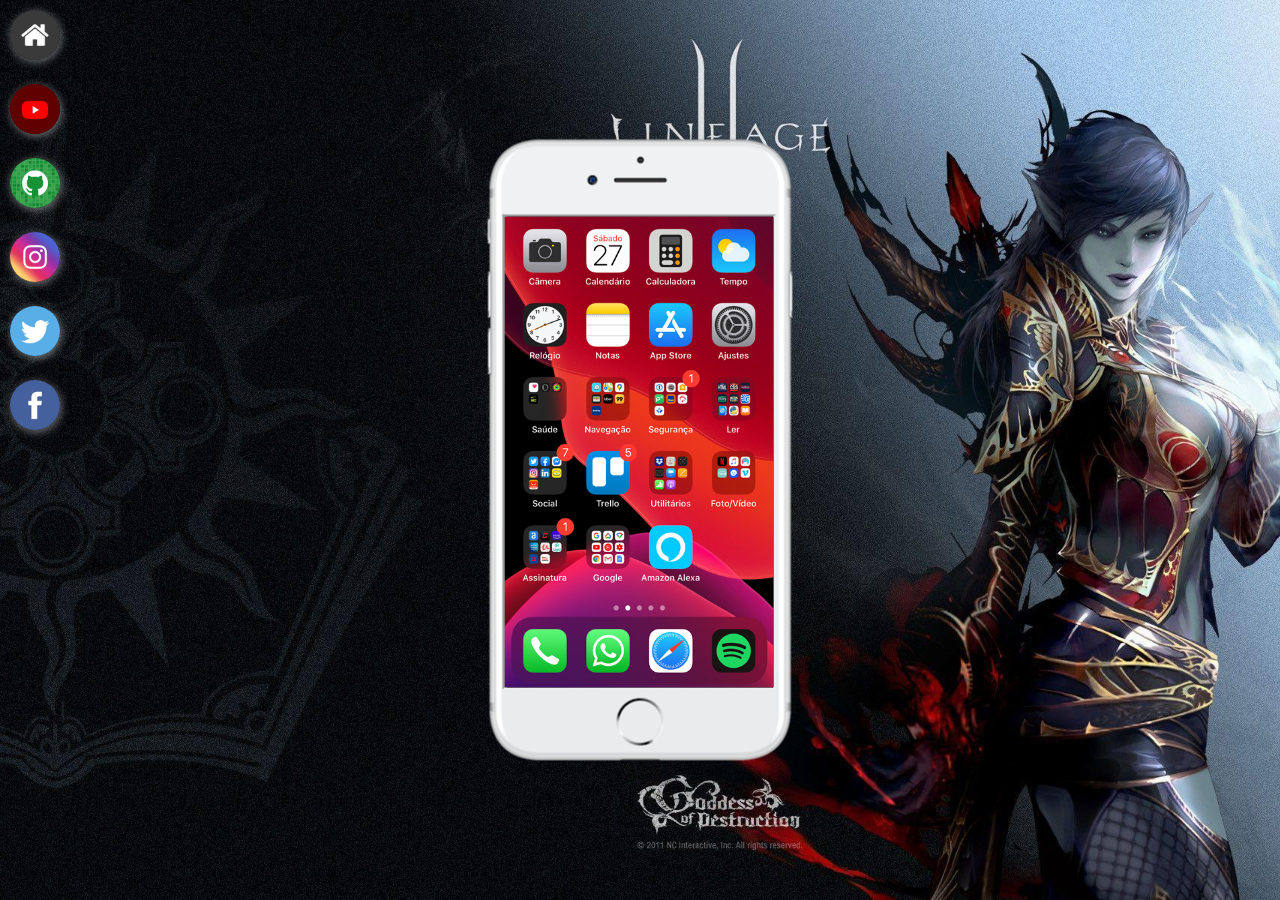
<file: index.html>
<!DOCTYPE html>
<html lang="pt-br">
  <head>
    <meta charset="UTF-8" />
    <meta name="viewport" content="width=device-width, initial-scale=1.0" />
    <link rel="shortcut icon" href="favicon.ico" type="image/x-icon" />
    <link rel="stylesheet" href="estilos/style.css" />
    <title>Projeto Redes Sociais</title>
  </head>
  <body>
    <main>
      <section id="telefone">
        <iframe src="home.html" name="tela" id="tela"></iframe>
      </section>
      <section id="redes-sociais">
        <a href="home.html" target="tela"
          ><img src="imagens/logo-home.jpg" alt="home" /></a
        ><br />
        <a href="youtube.html" target="tela"
          ><img src="imagens/logo-youtube.jpg" alt="youtube" /></a
        ><br />
        <a href="github.html" target="tela"
          ><img src="imagens/logo-github.jpg" alt="github" /></a
        ><br />
        <a href="instagram.html" target="tela"
          ><img src="imagens/logo-instagram.jpg" alt="instagram" /></a
        ><br />
        <a href="twitter.html" target="tela"
          ><img src="imagens/logo-twitter.jpg" alt="twitter" /></a
        ><br />
        <a href="facebook.html" target="tela"
          ><img src="imagens/logo-facebook.jpg" alt="facebook"
        /></a>
      </section>
    </main>
  </body>
</html>
</file>
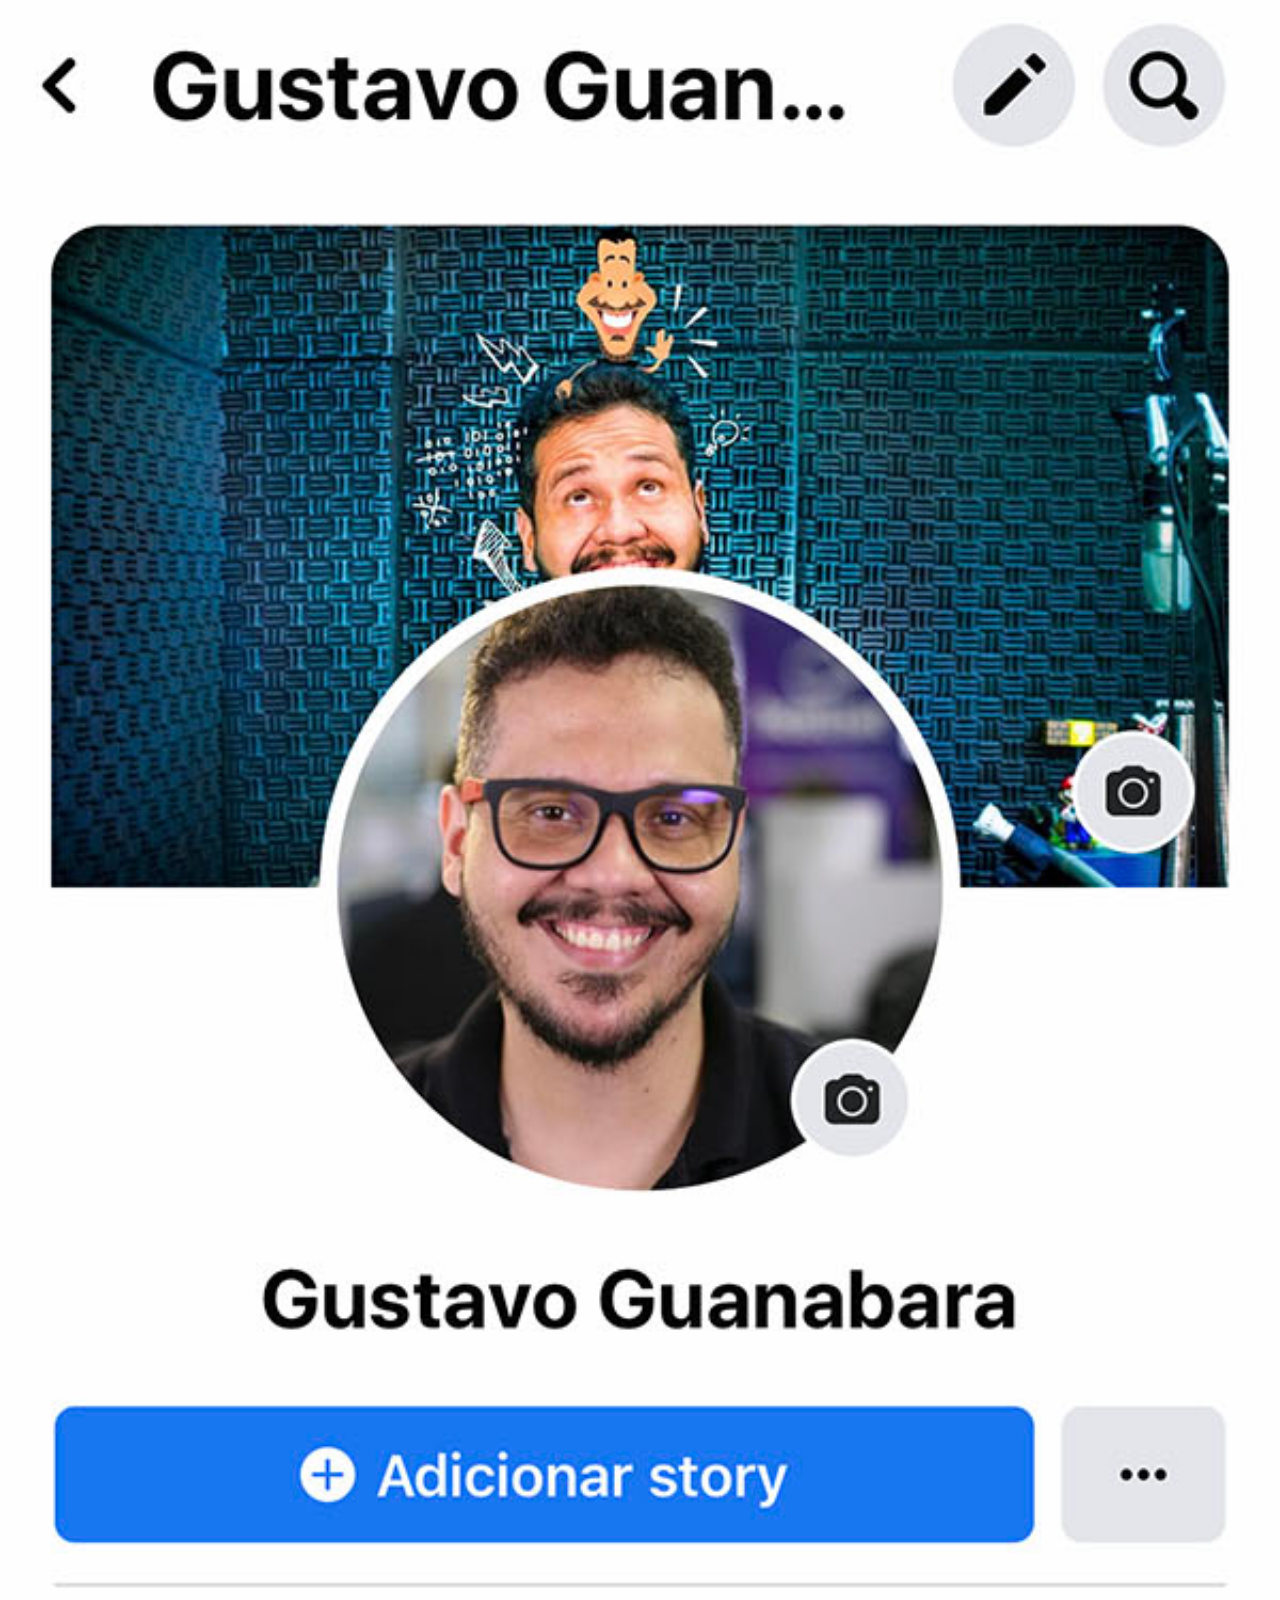
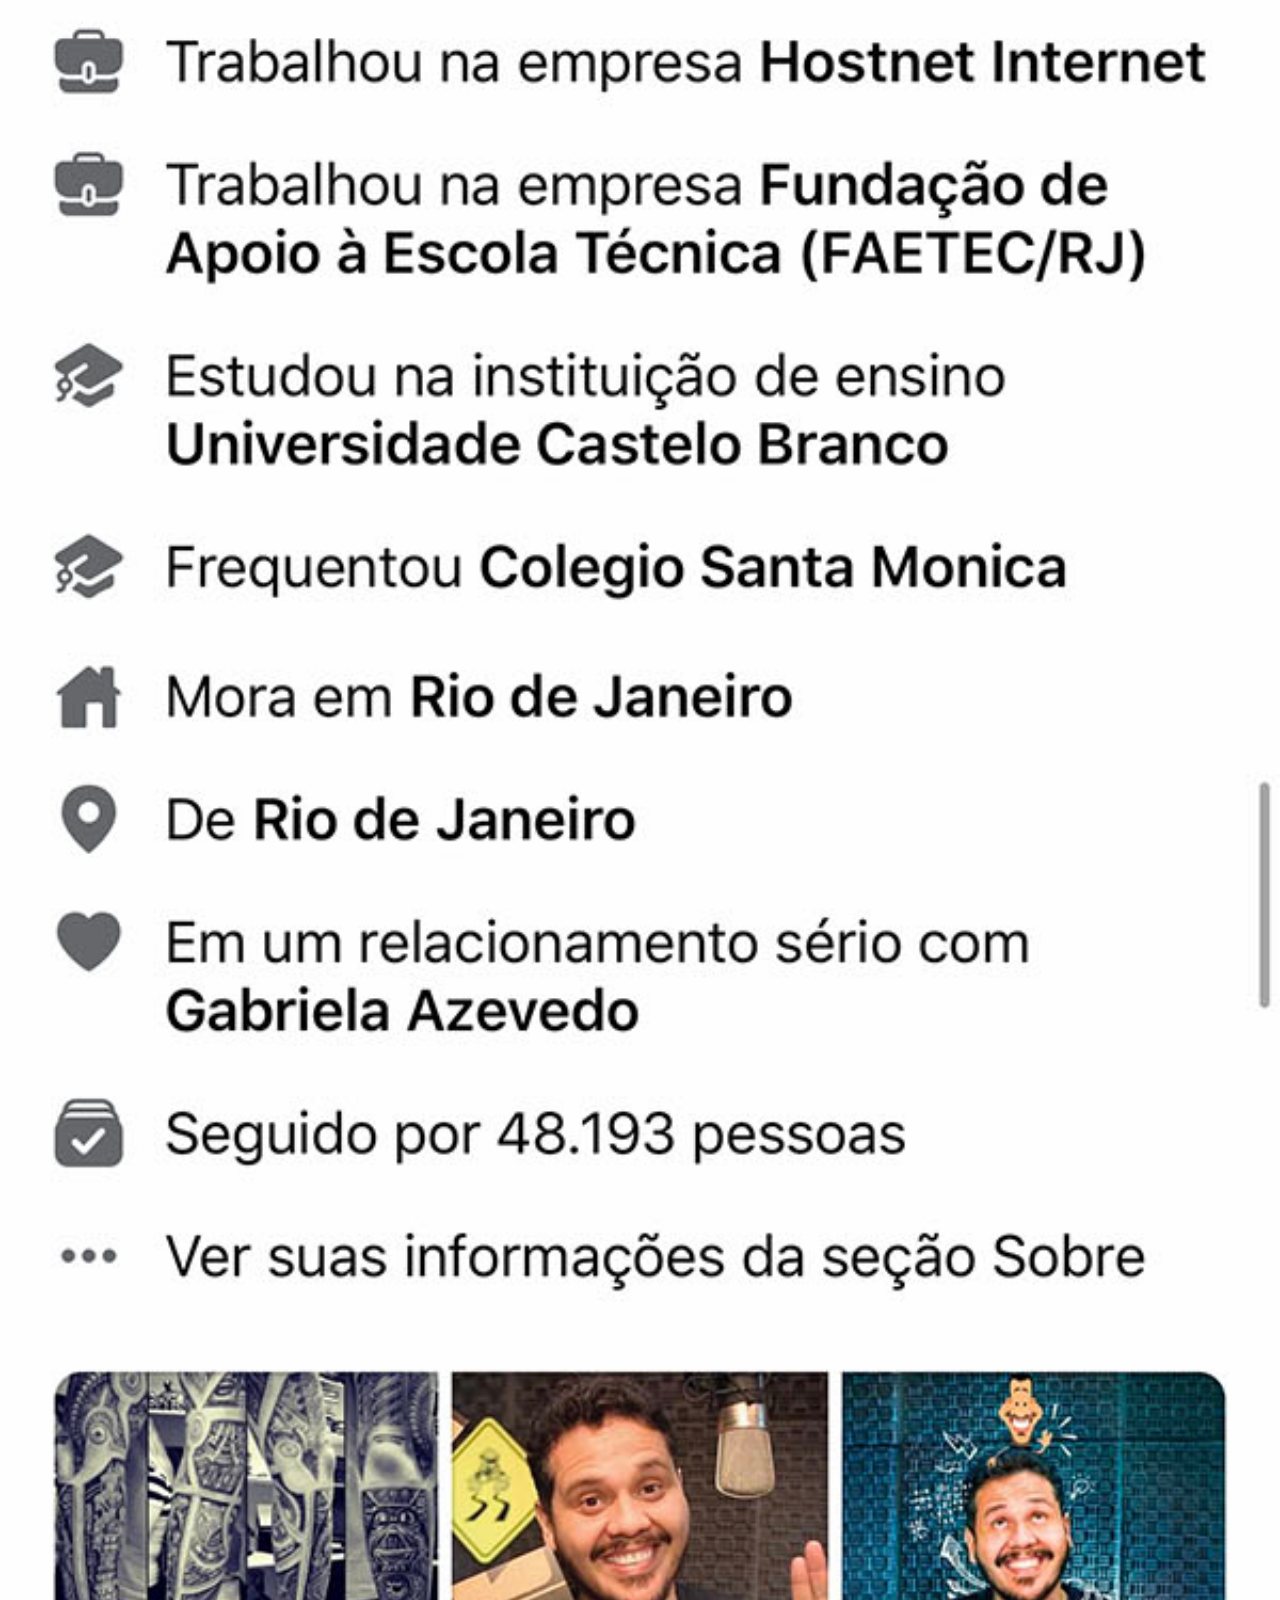
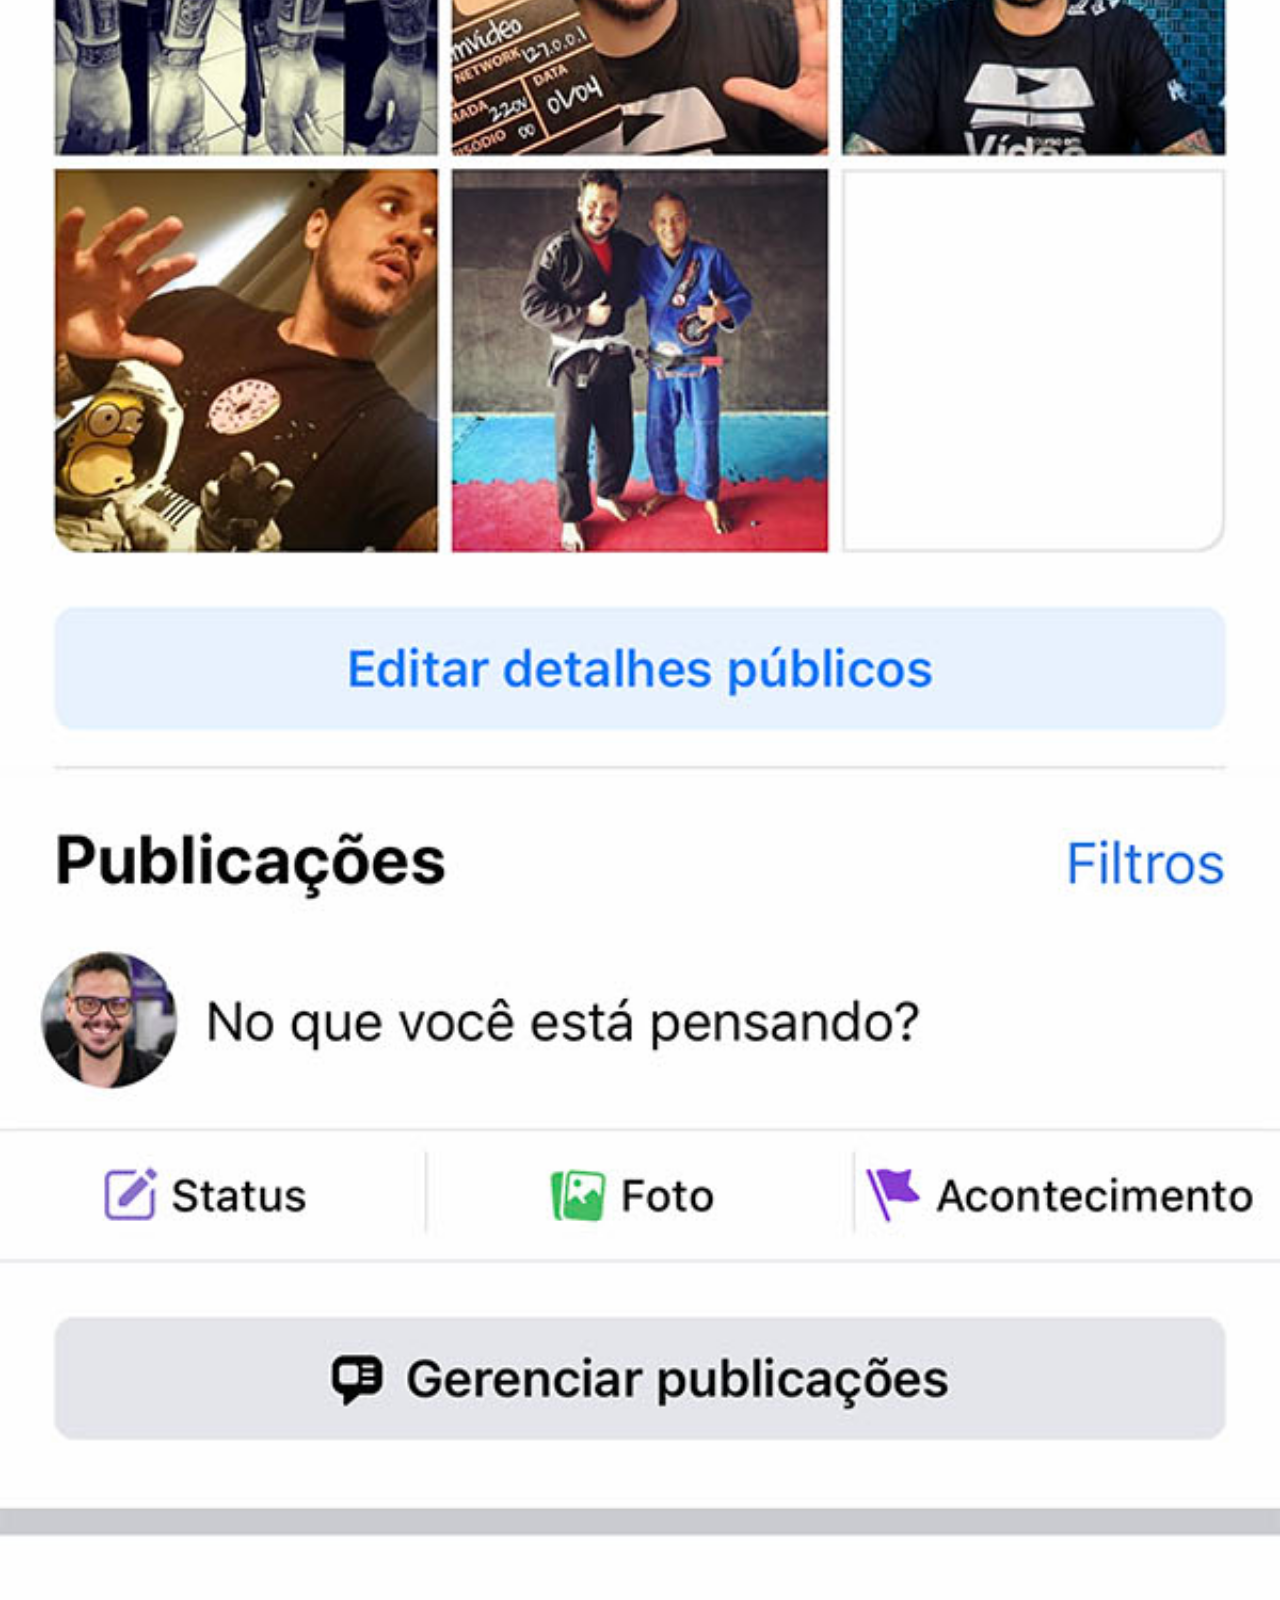
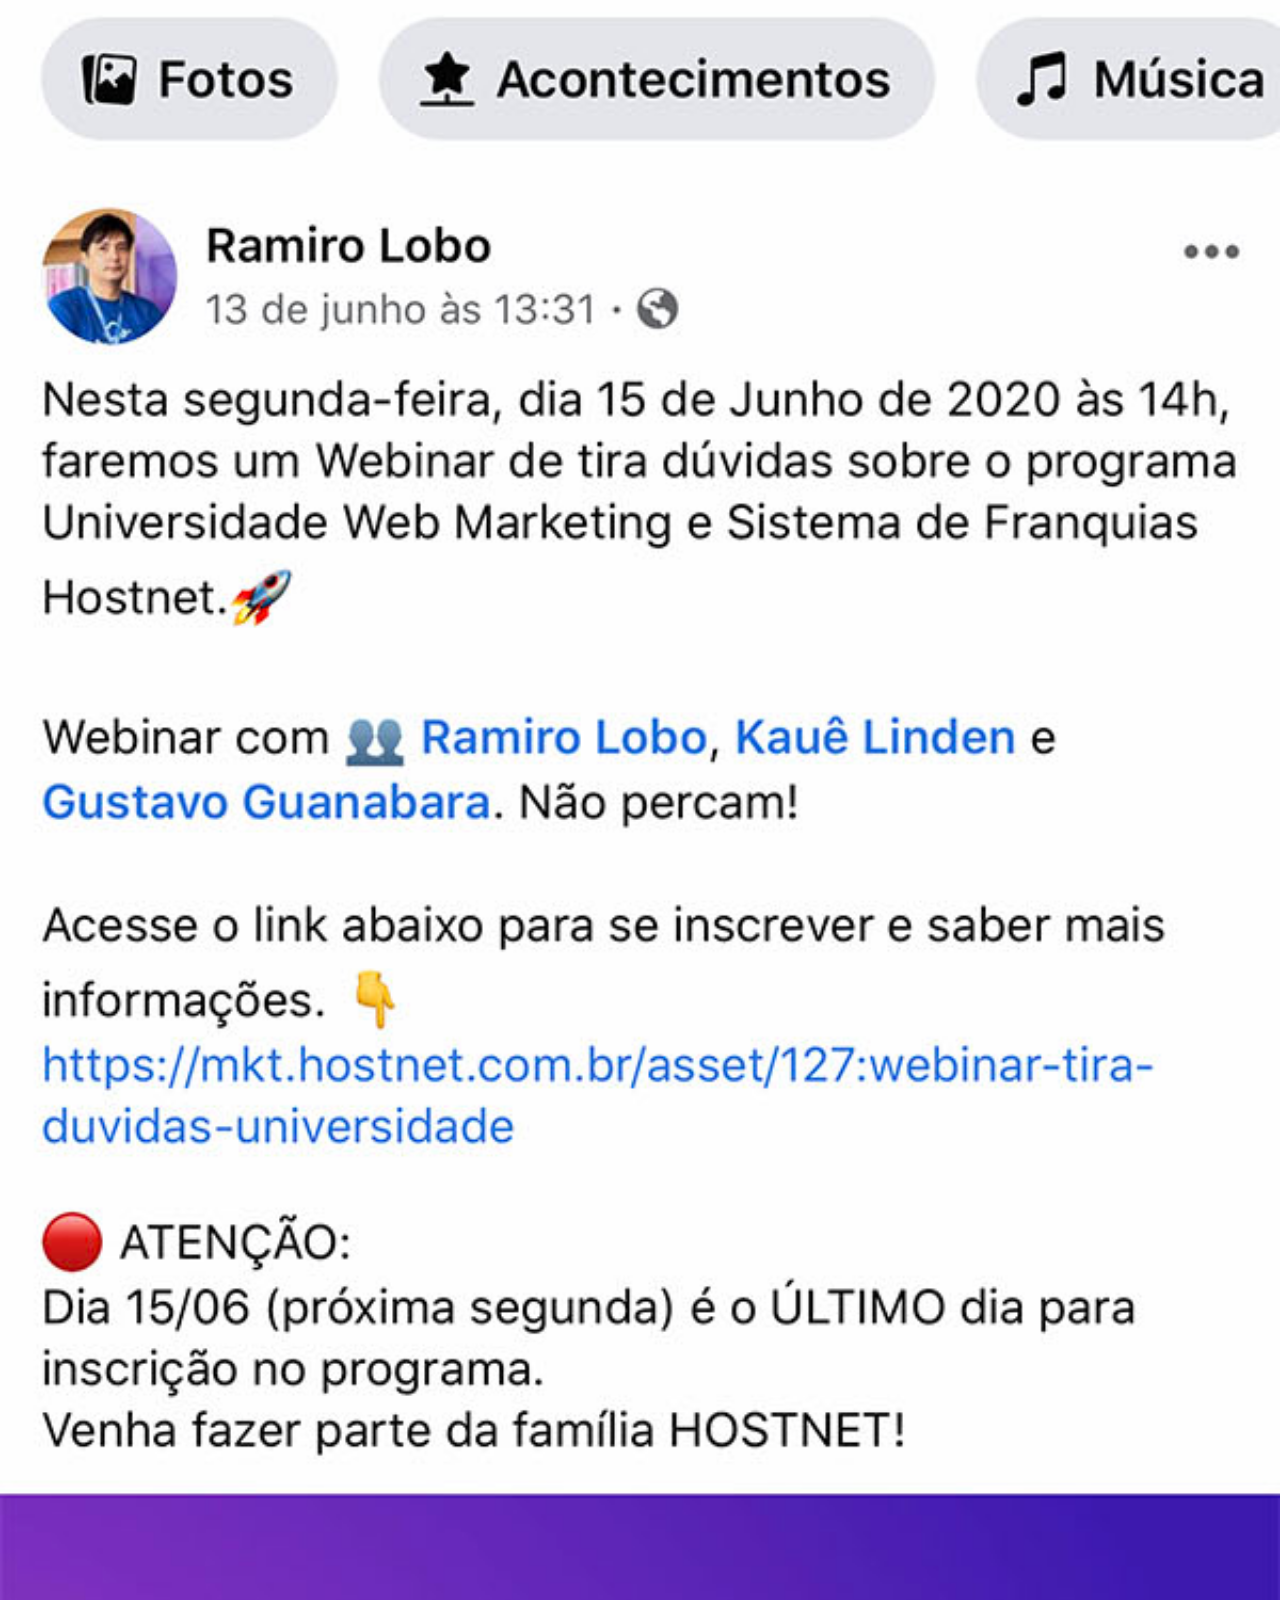
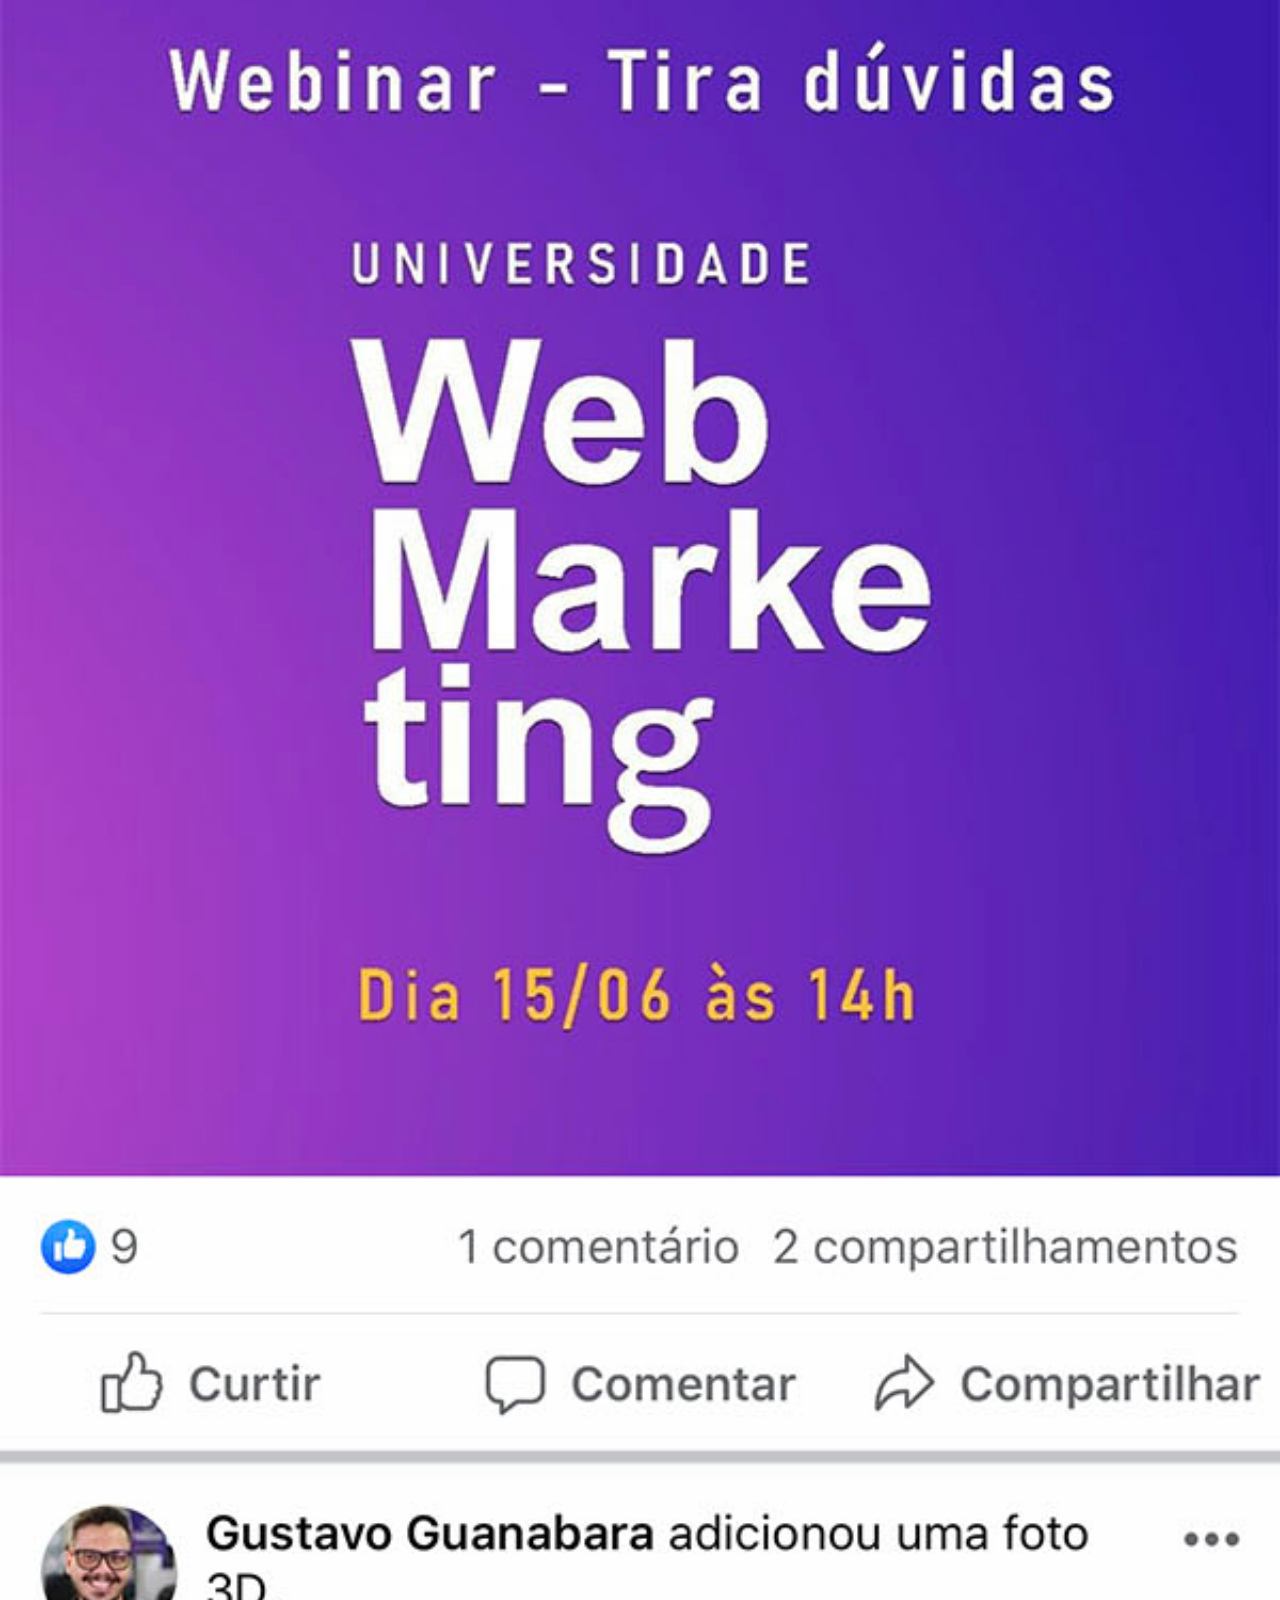
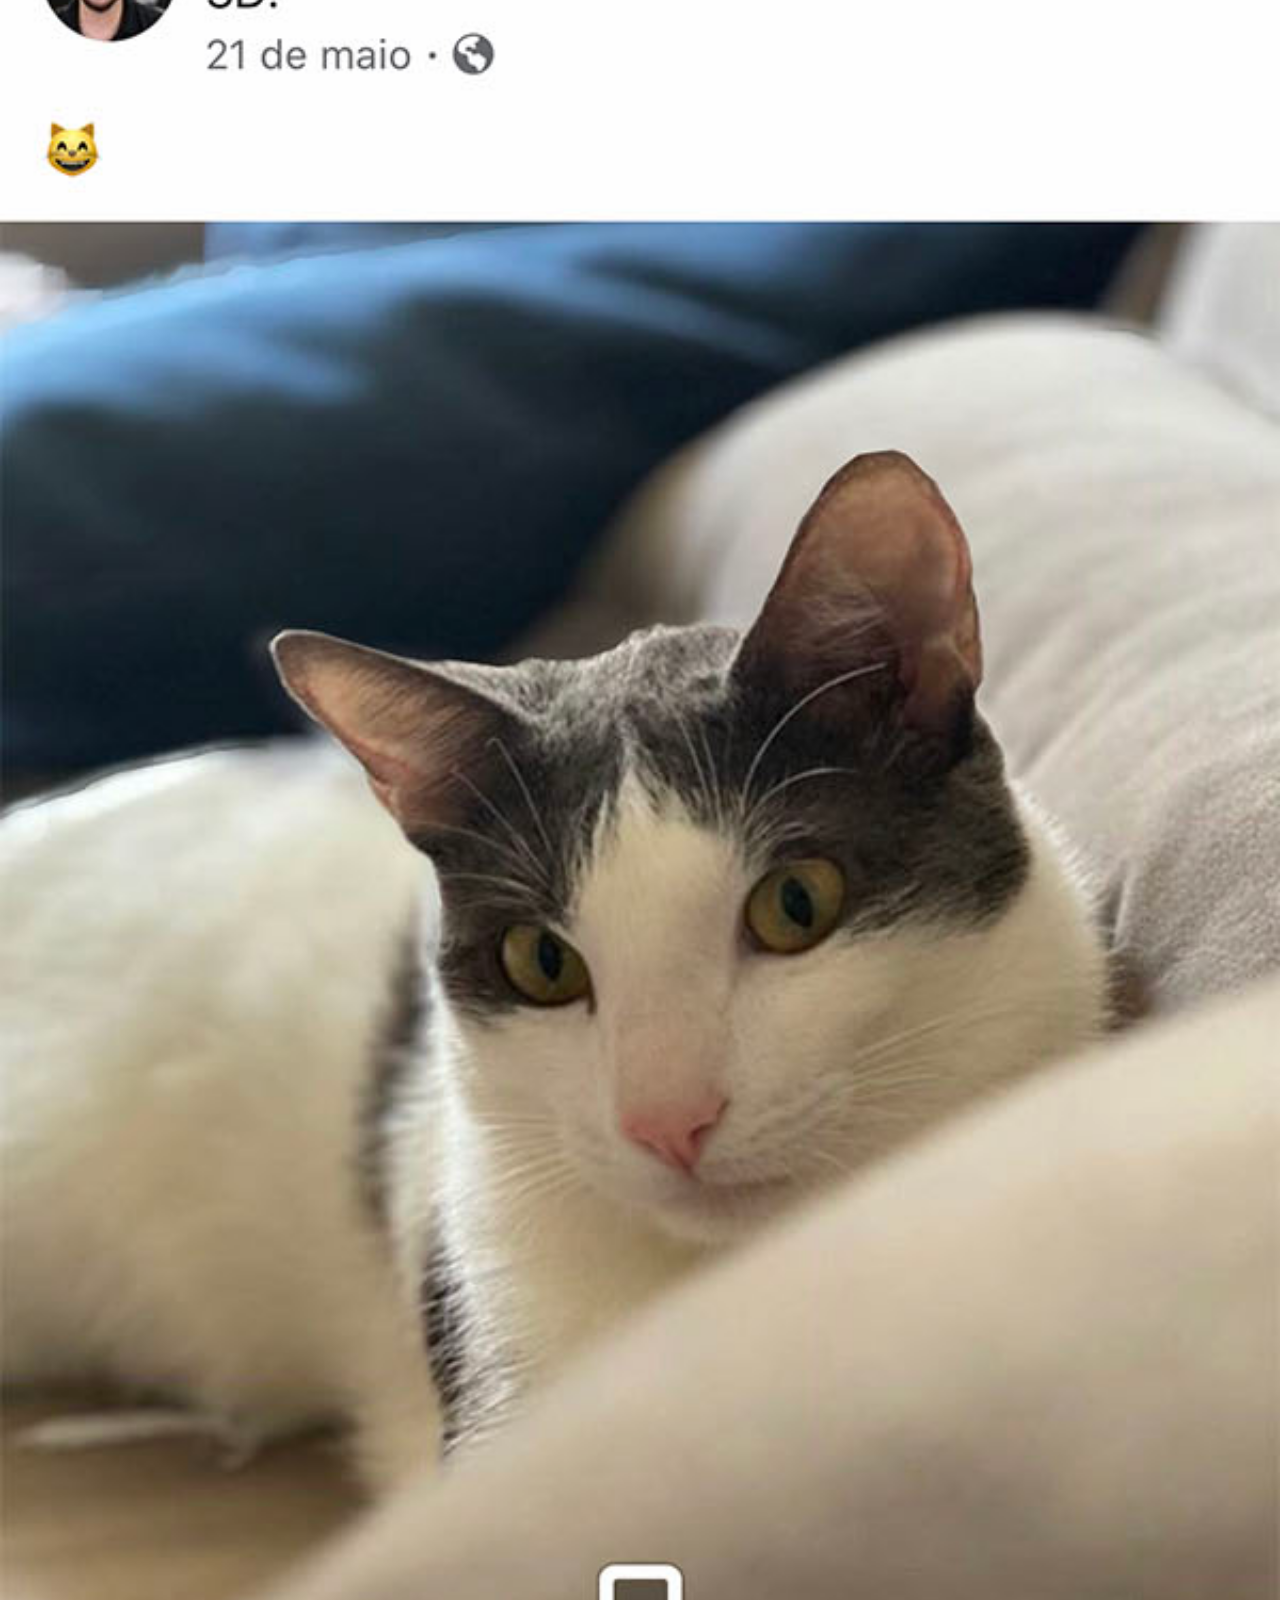
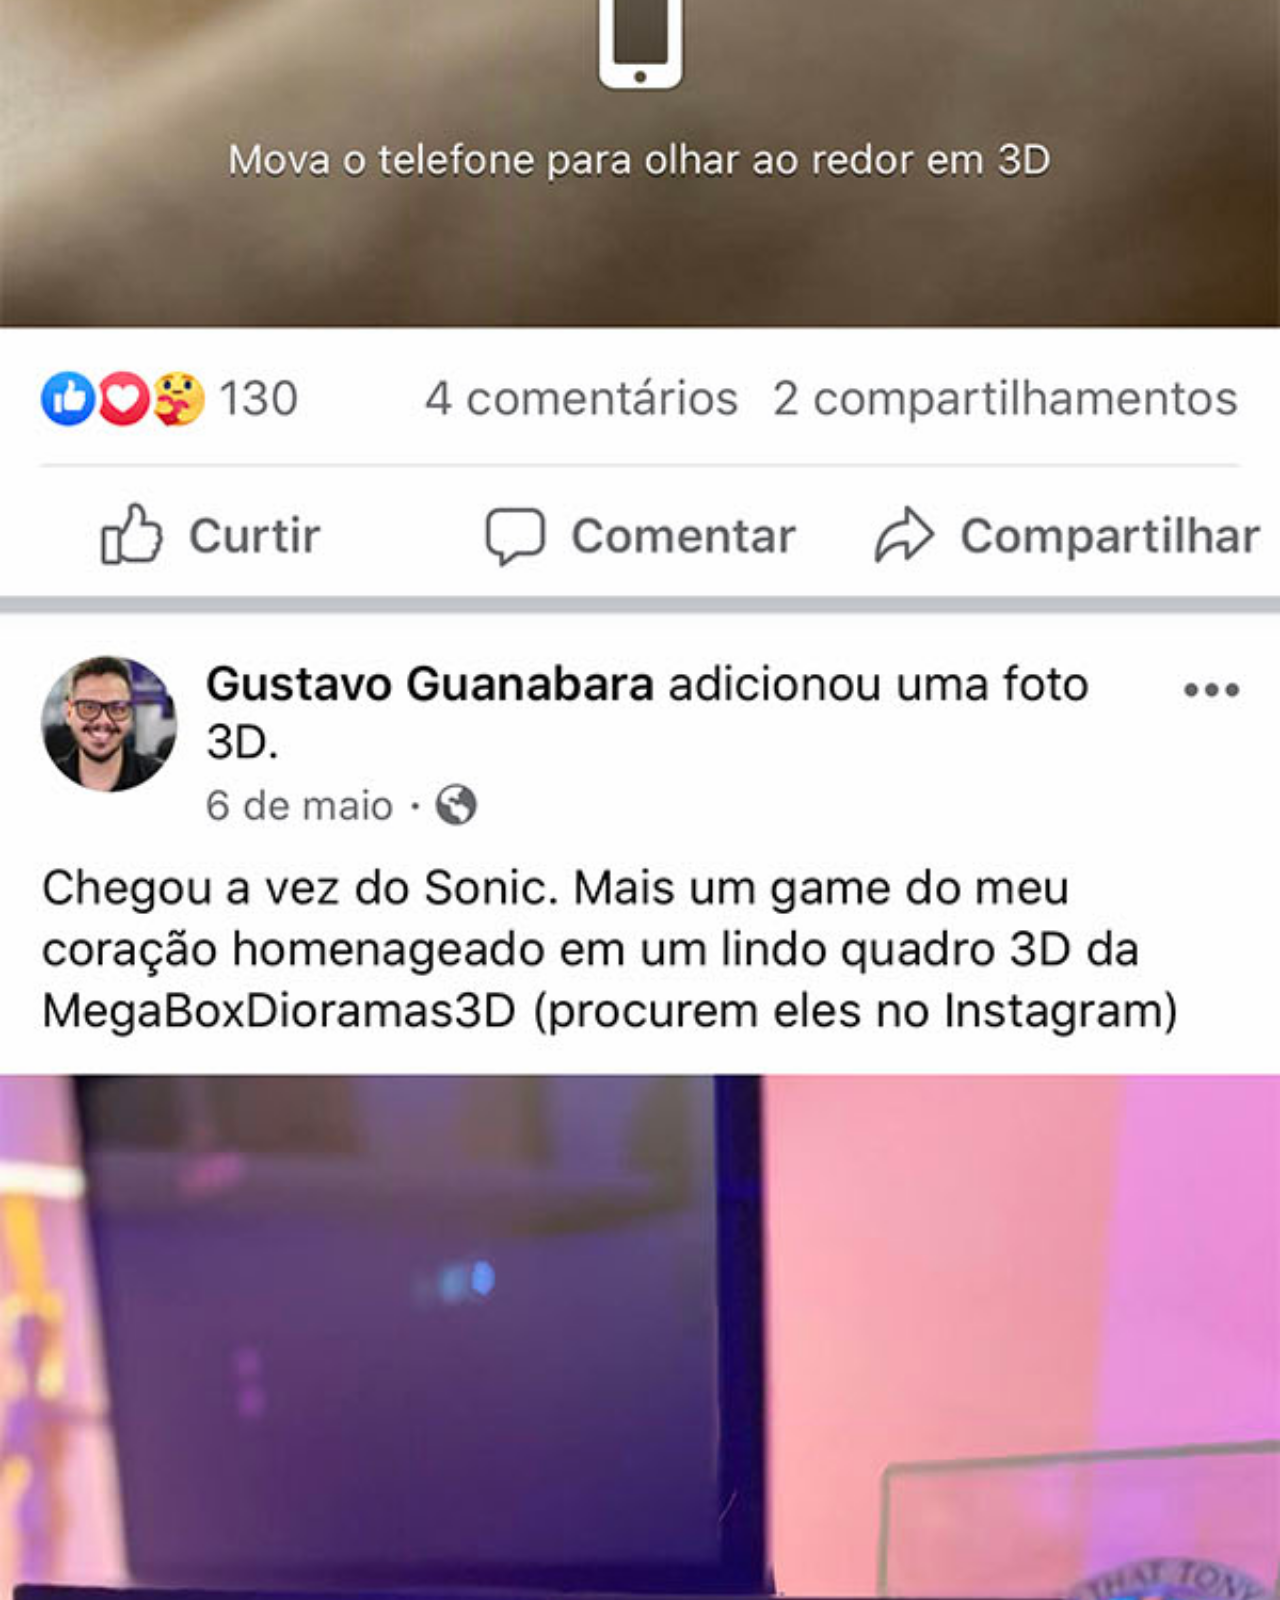
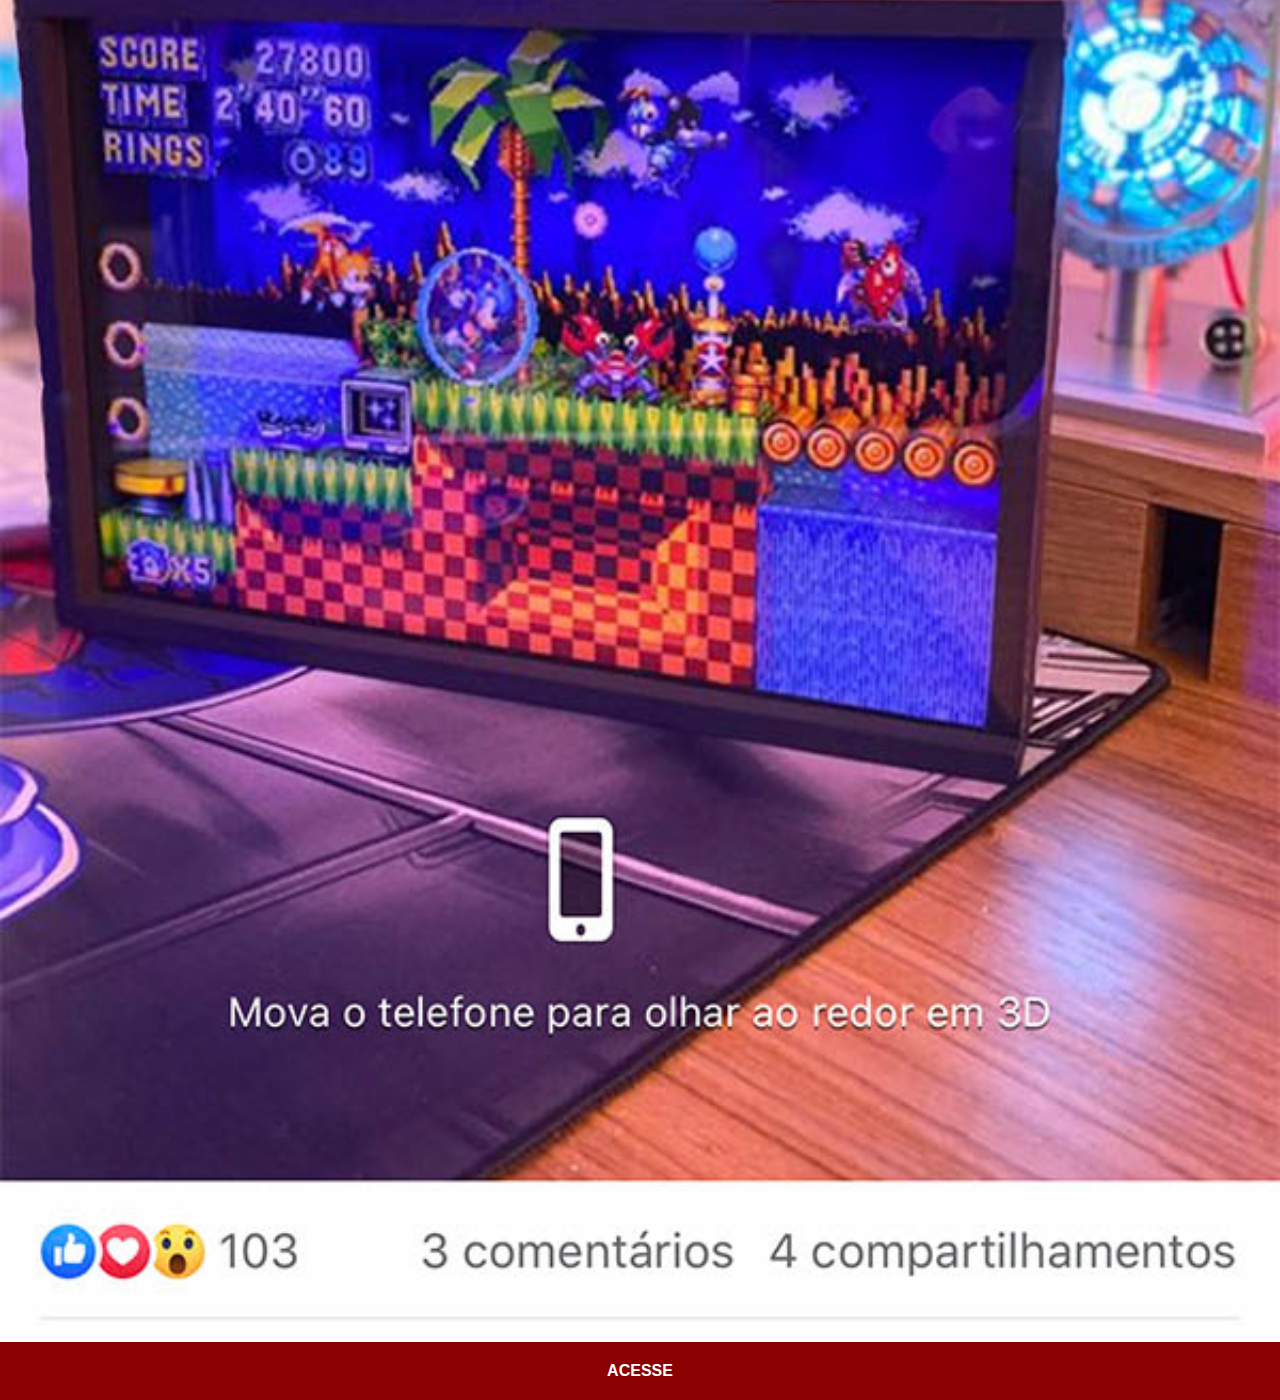
<file: facebook.html>
<!DOCTYPE html>
<html lang="pt-br">
  <head>
    <meta charset="UTF-8" />
    <meta name="viewport" content="width=device-width, initial-scale=1.0" />
    <title>Facebook</title>
    <link rel="stylesheet" href="estilos/social.css" />
  </head>
  <body>
    <img src="imagens/tela-facebook.jpg" alt="facebook" />
    <a
      href="https://www.facebook.com/profile.php?id=100004471513213"
      target="_blank"
      >ACESSE</a
    >
  </body>
</html>
</file>
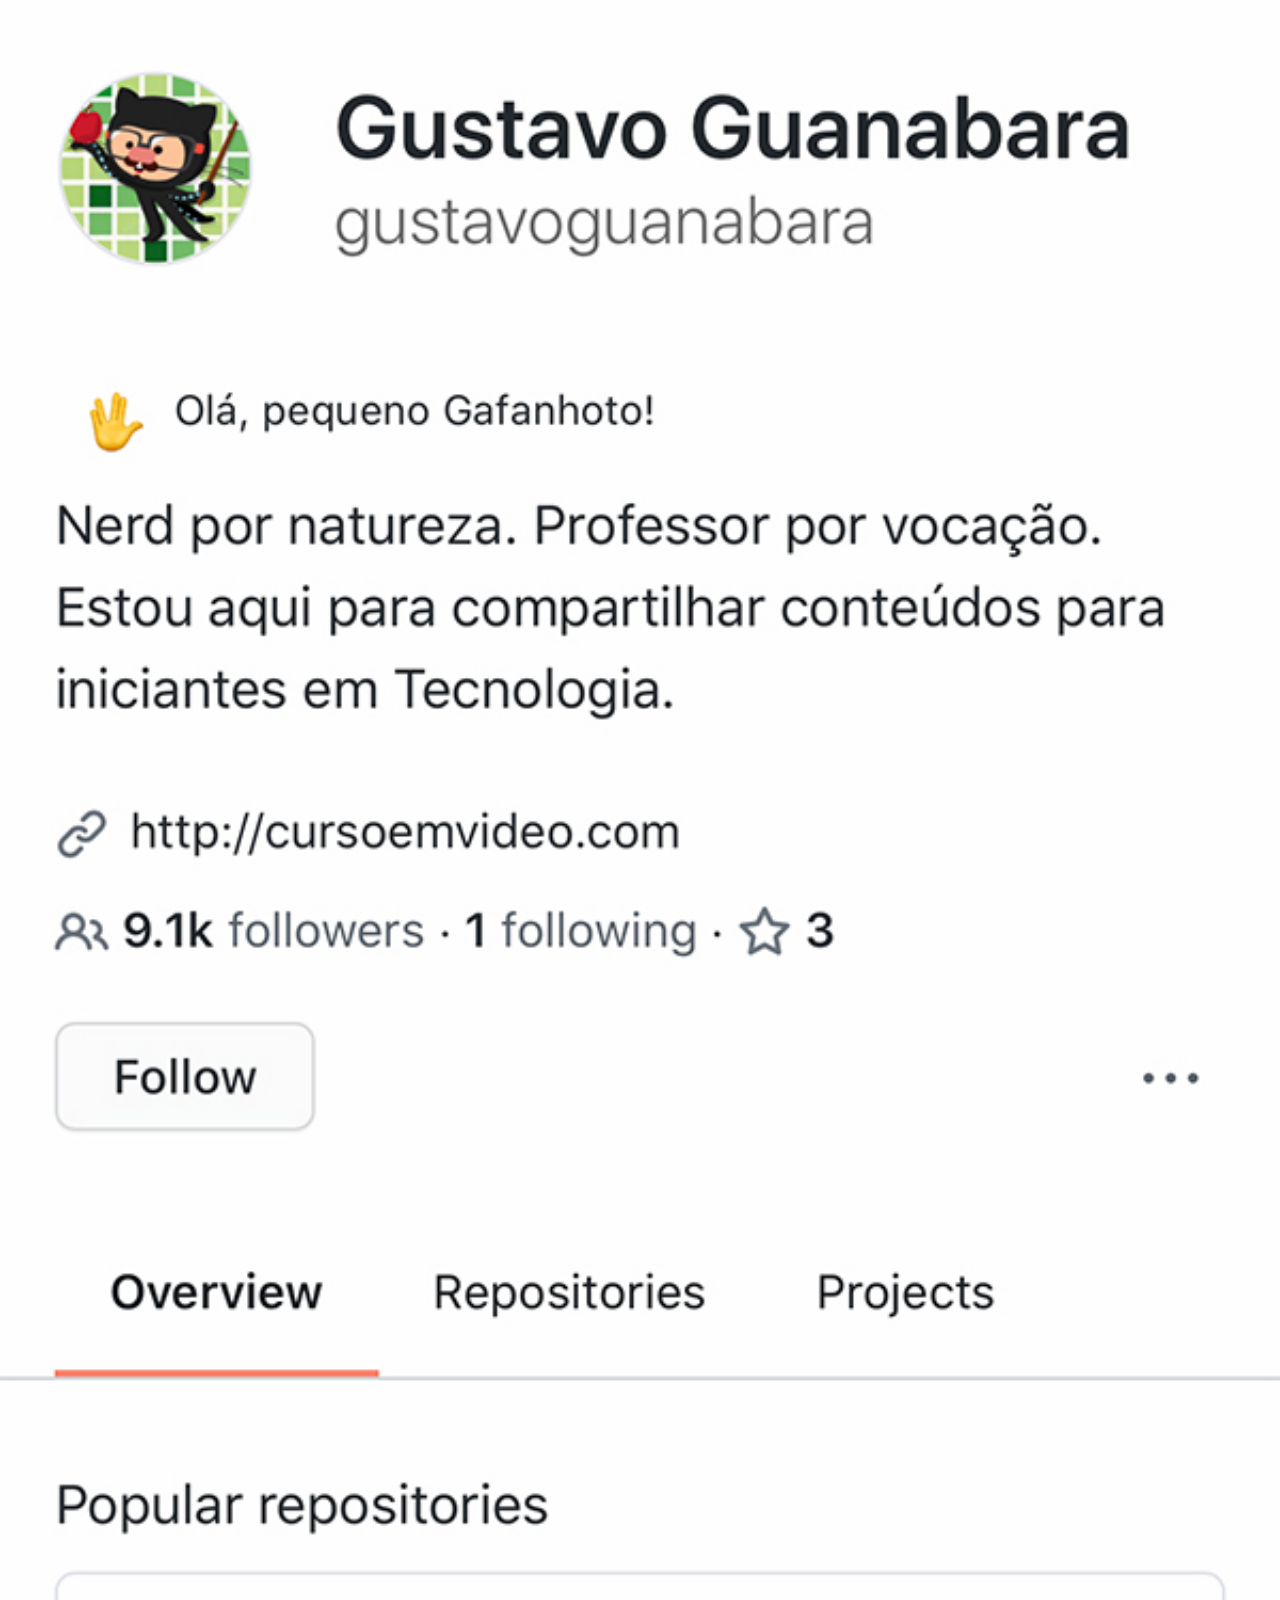
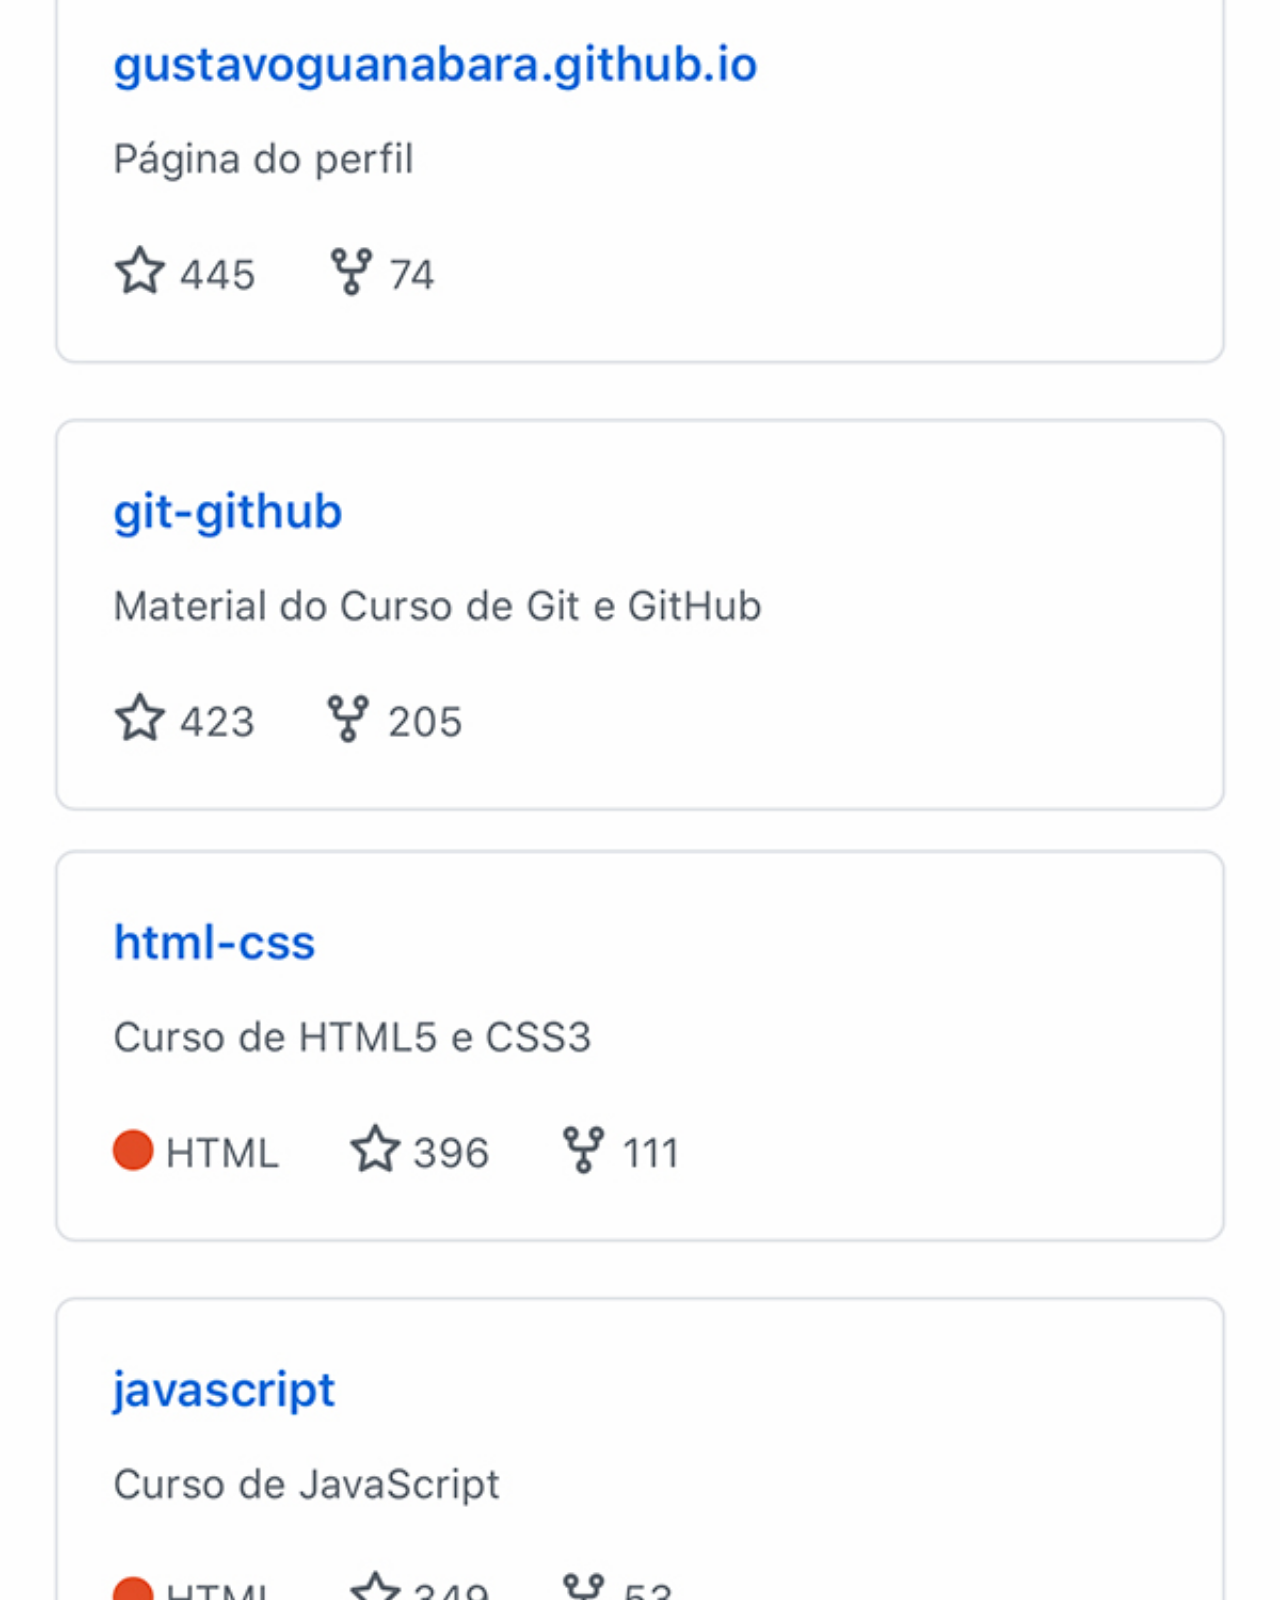
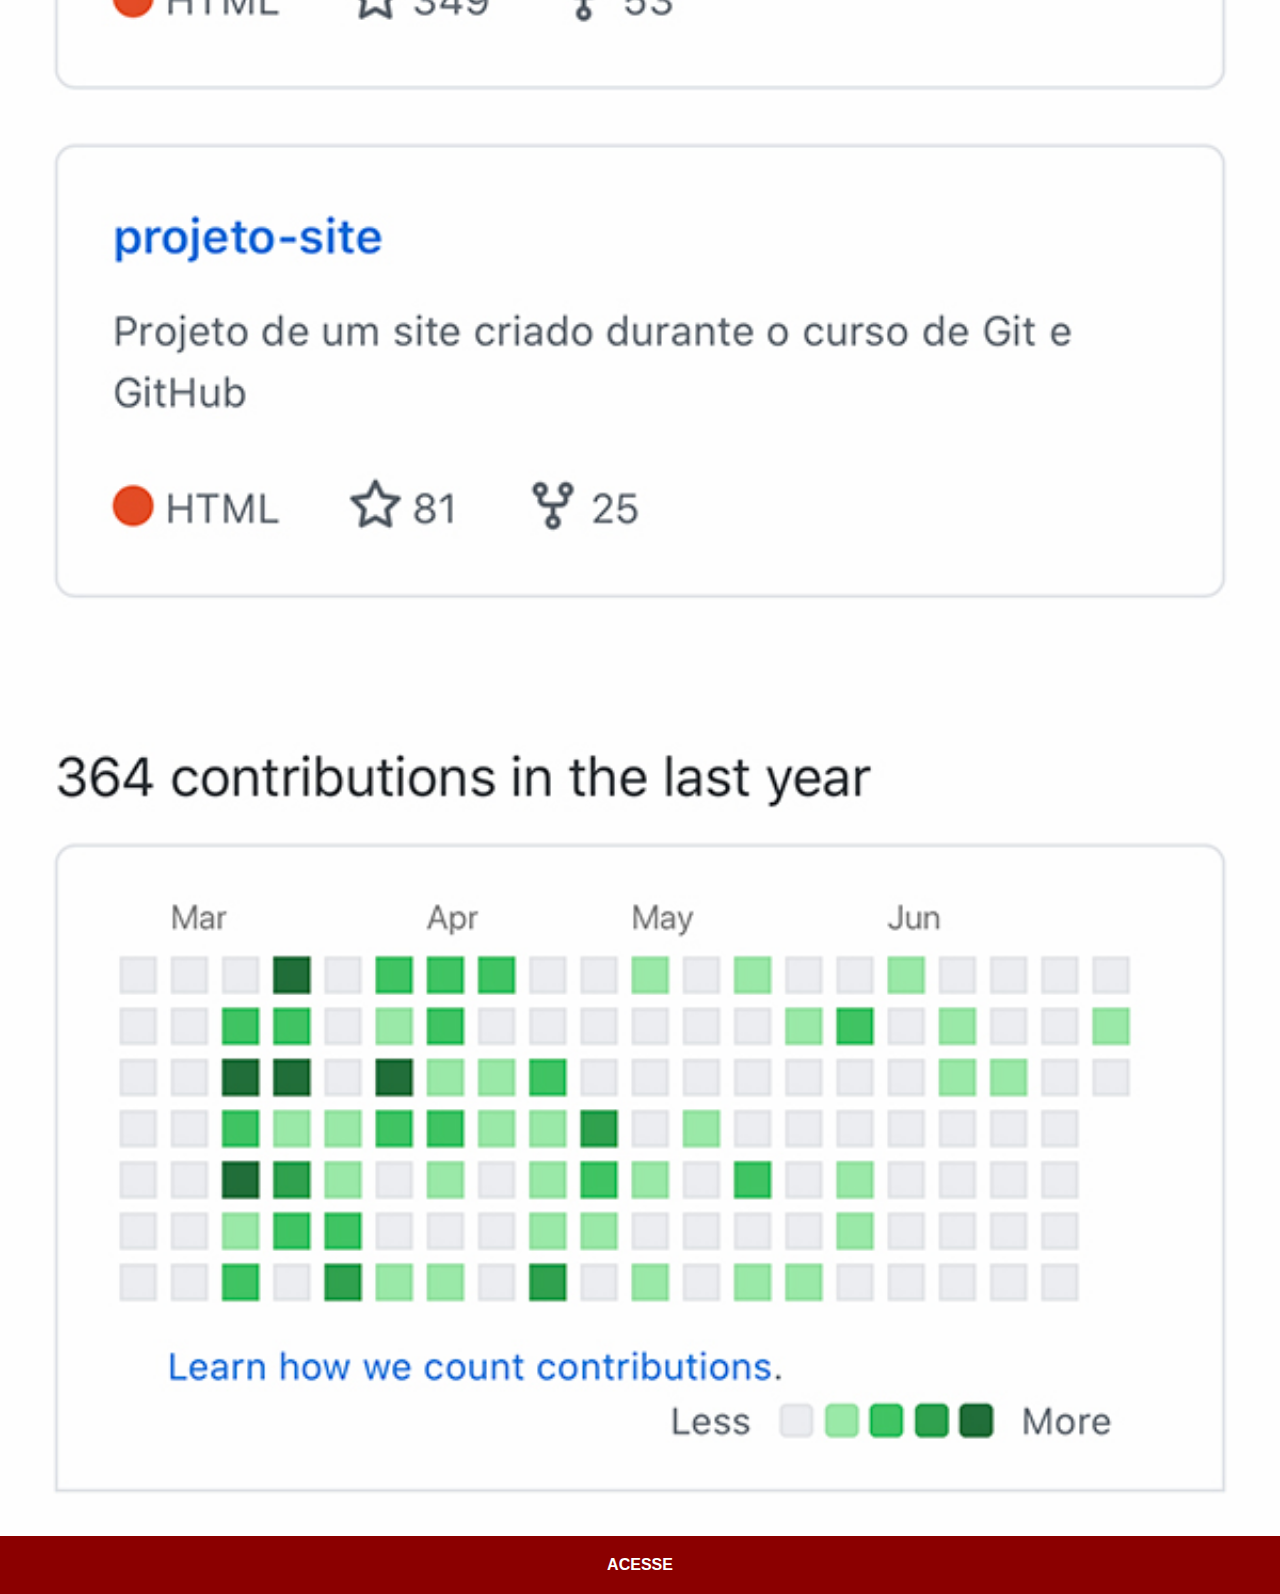
<file: github.html>
<!DOCTYPE html>
<html lang="pt-br">
  <head>
    <meta charset="UTF-8" />
    <meta name="viewport" content="width=device-width, initial-scale=1.0" />
    <title>GitHub</title>
    <link rel="stylesheet" href="estilos/social.css" />
  </head>
  <body>
    <img src="imagens/tela-github.jpg" alt="github" />
    <a href="https://github.com/lealdelfino/html-css" target="_blank">ACESSE</a>
  </body>
</html>
</file>
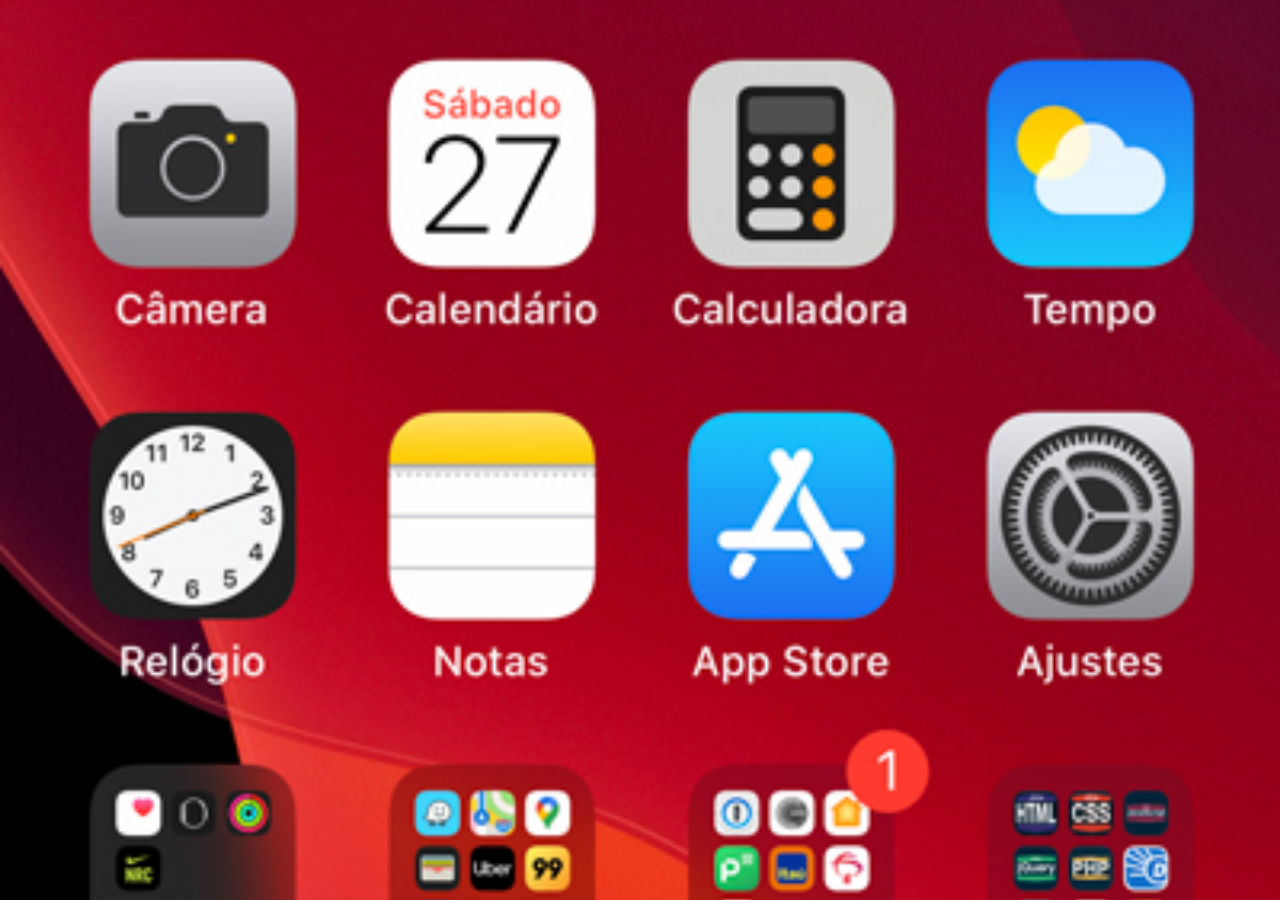
<file: home.html>
<!DOCTYPE html>
<html lang="pt-br">
  <head>
    <meta charset="UTF-8" />
    <meta name="viewport" content="width=device-width, initial-scale=1.0" />
    <title>Home</title>
  </head>
  <style>
    * {
      padding: 0px;
      margin: 0px;
    }

    body {
      width: 100vw;
      height: 100vh;
      background: black url("imagens/tela-home.jpg") no-repeat top center;
      background-size: cover;
    }
  </style>
  <body></body>
</html>
</file>
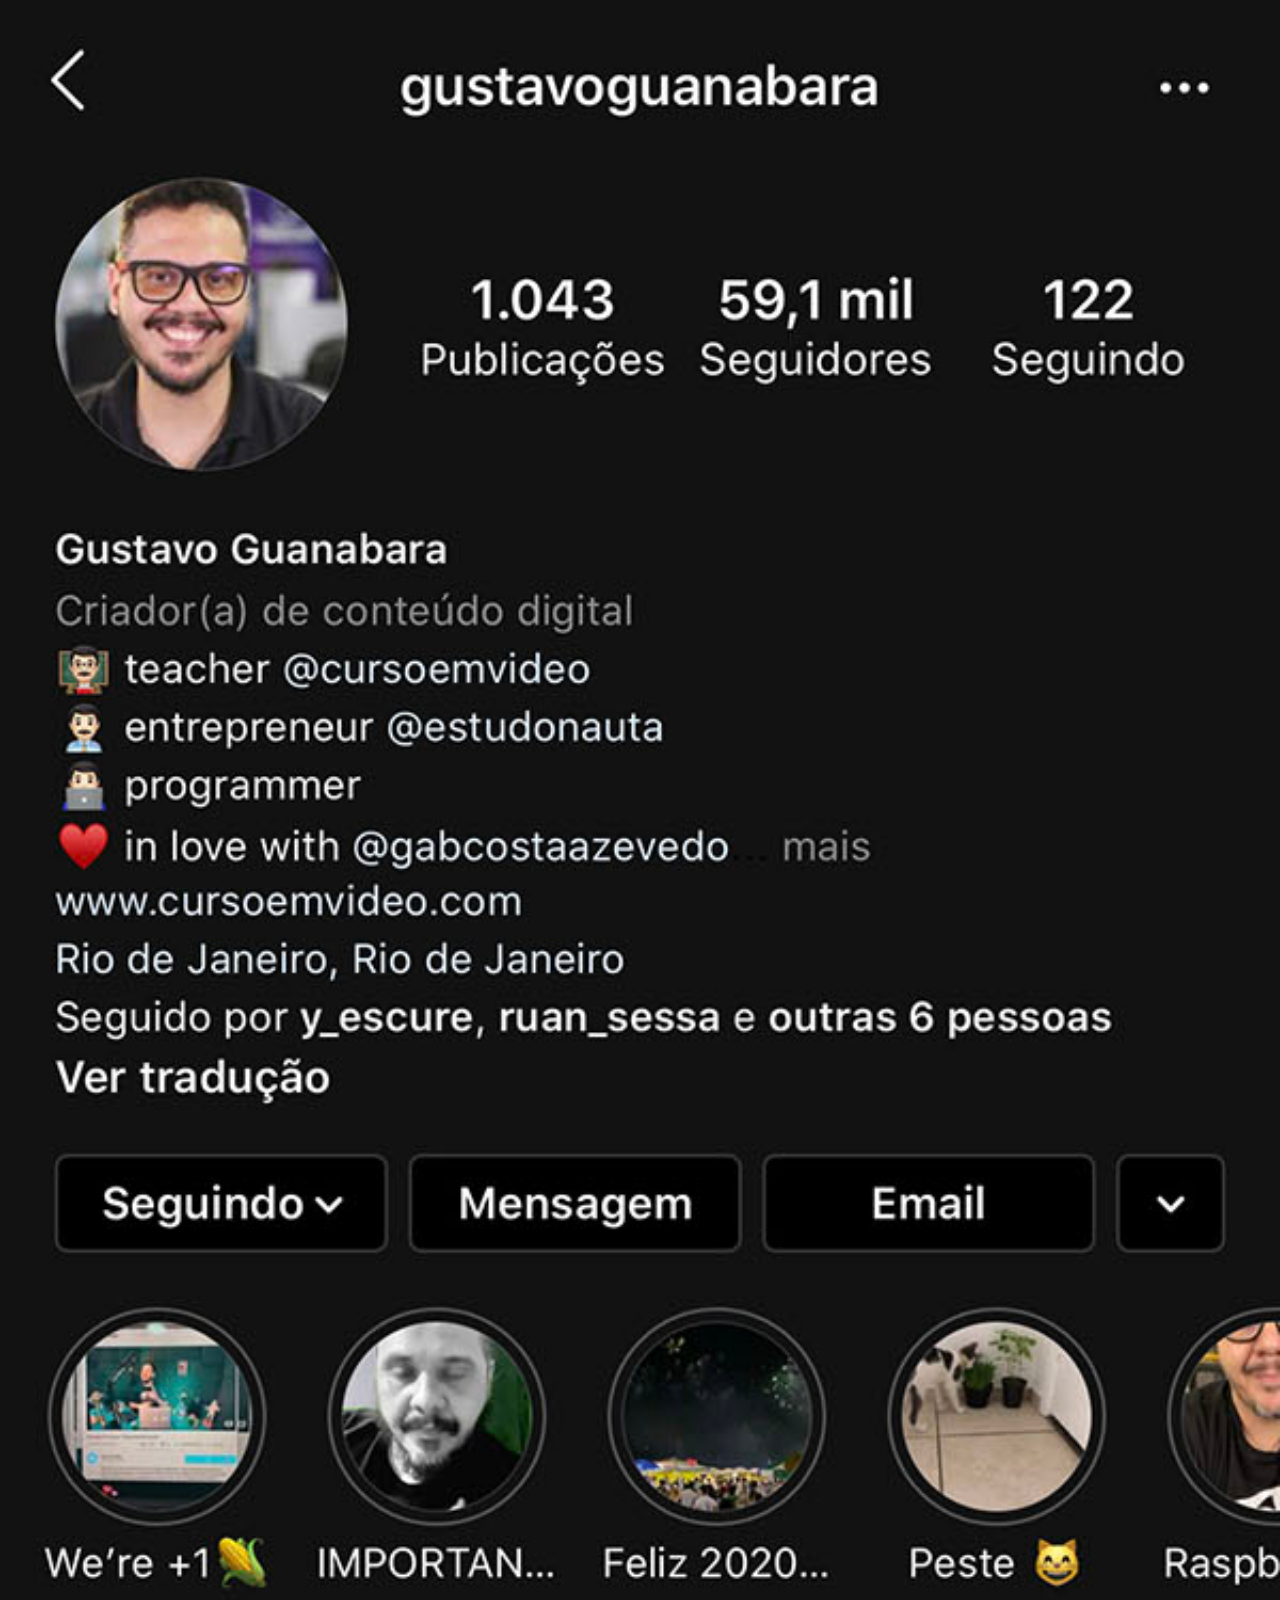
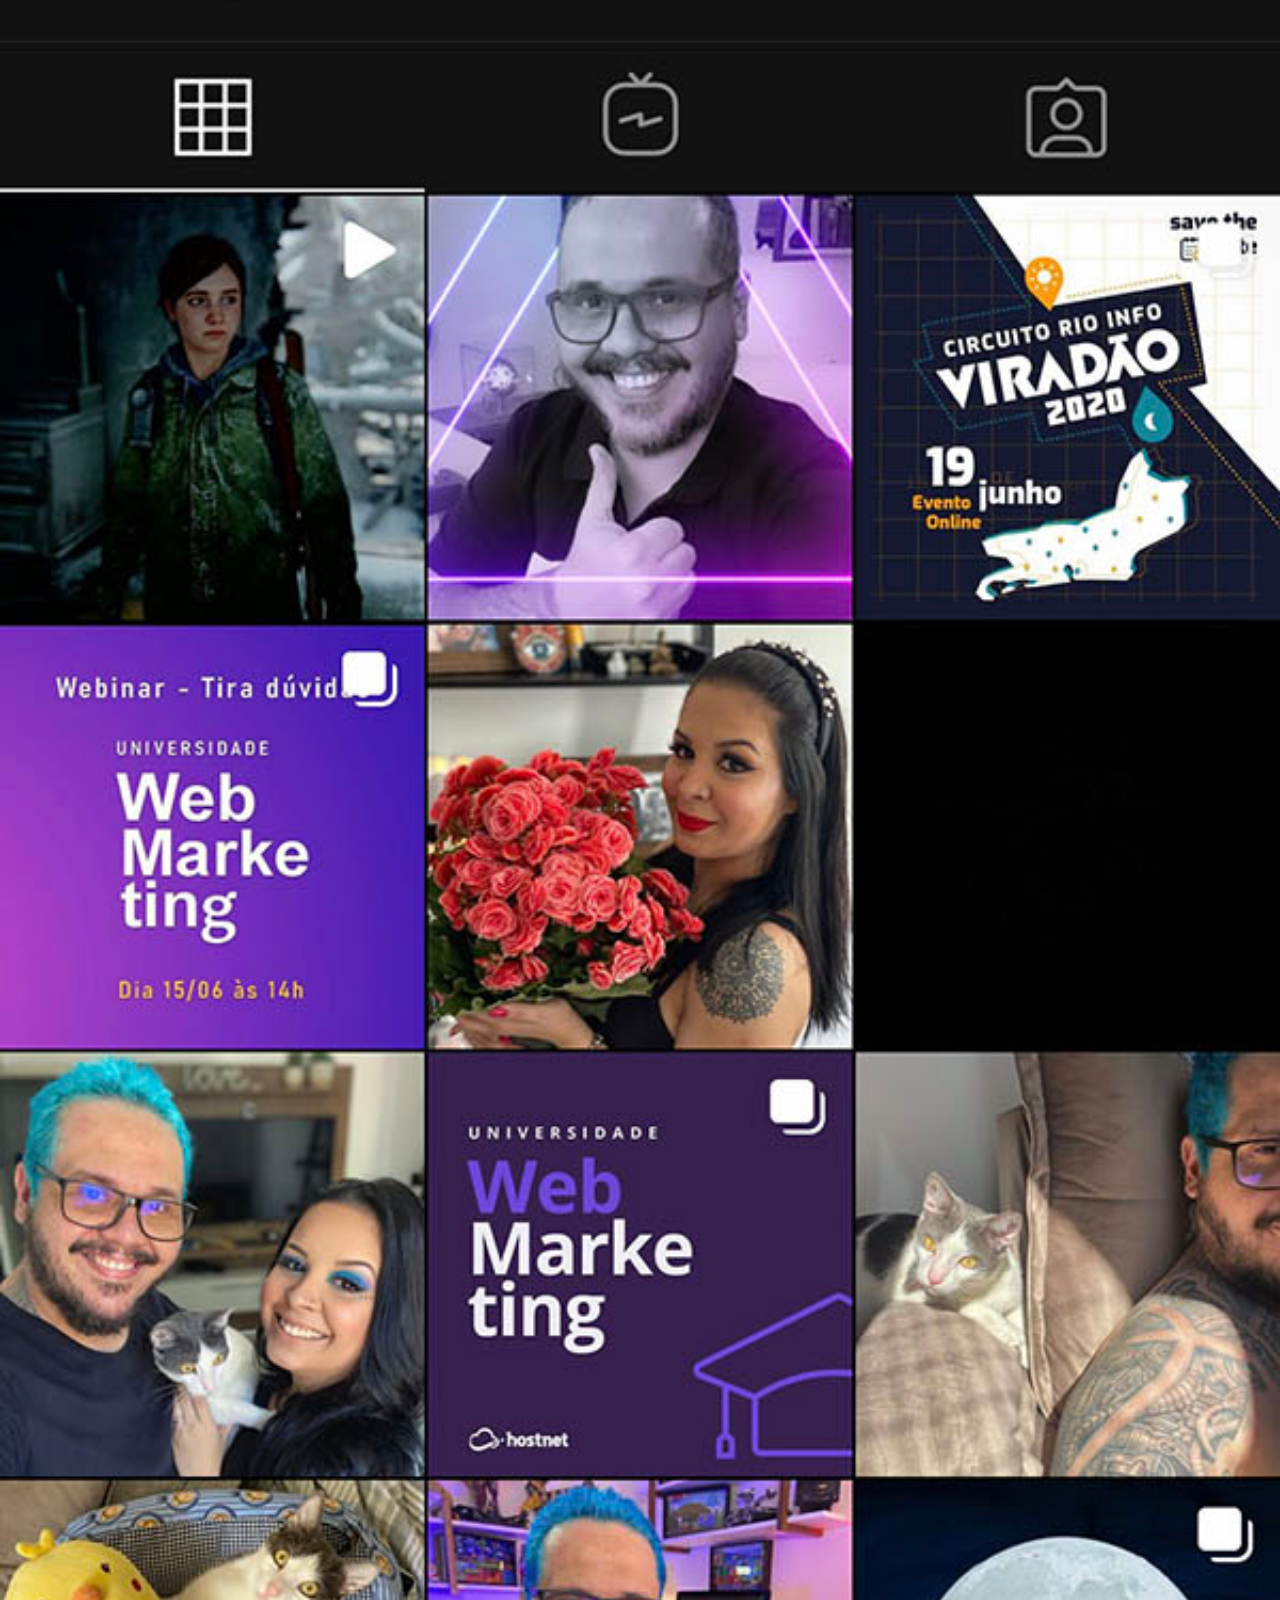
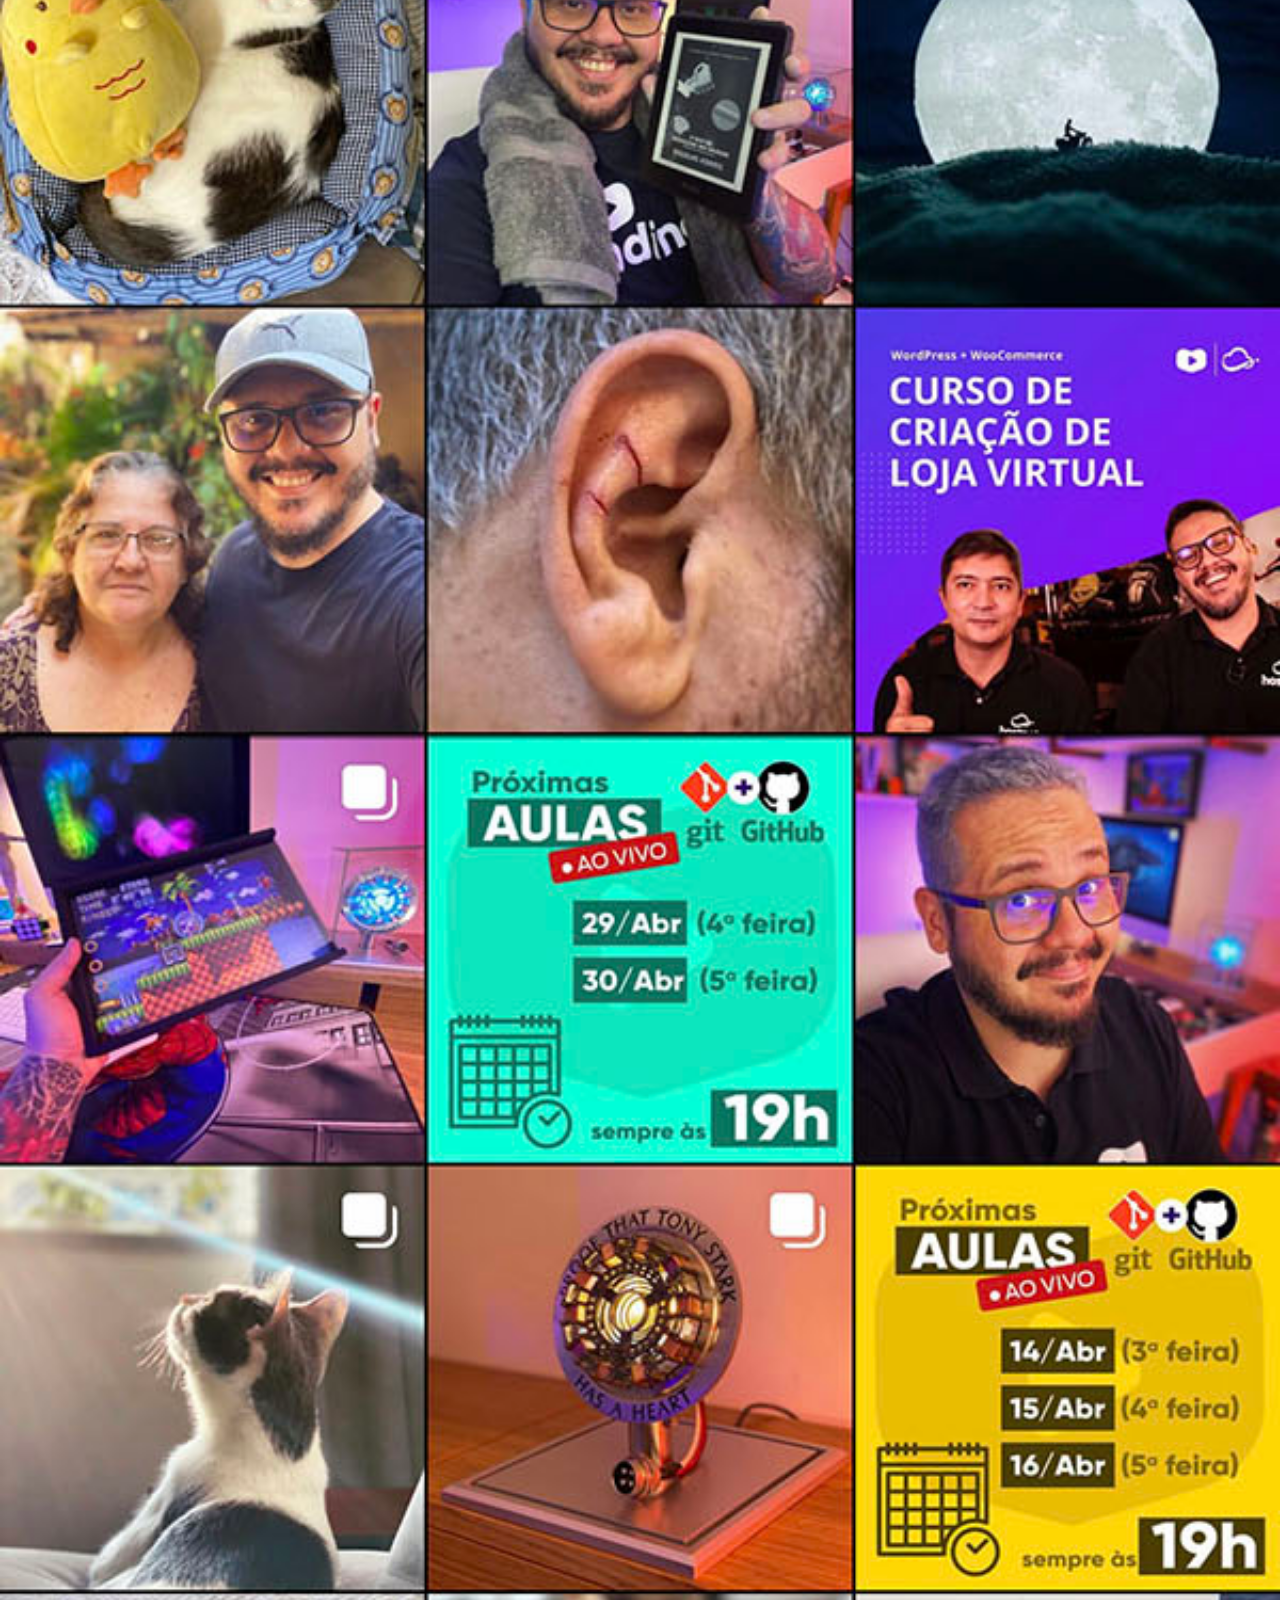
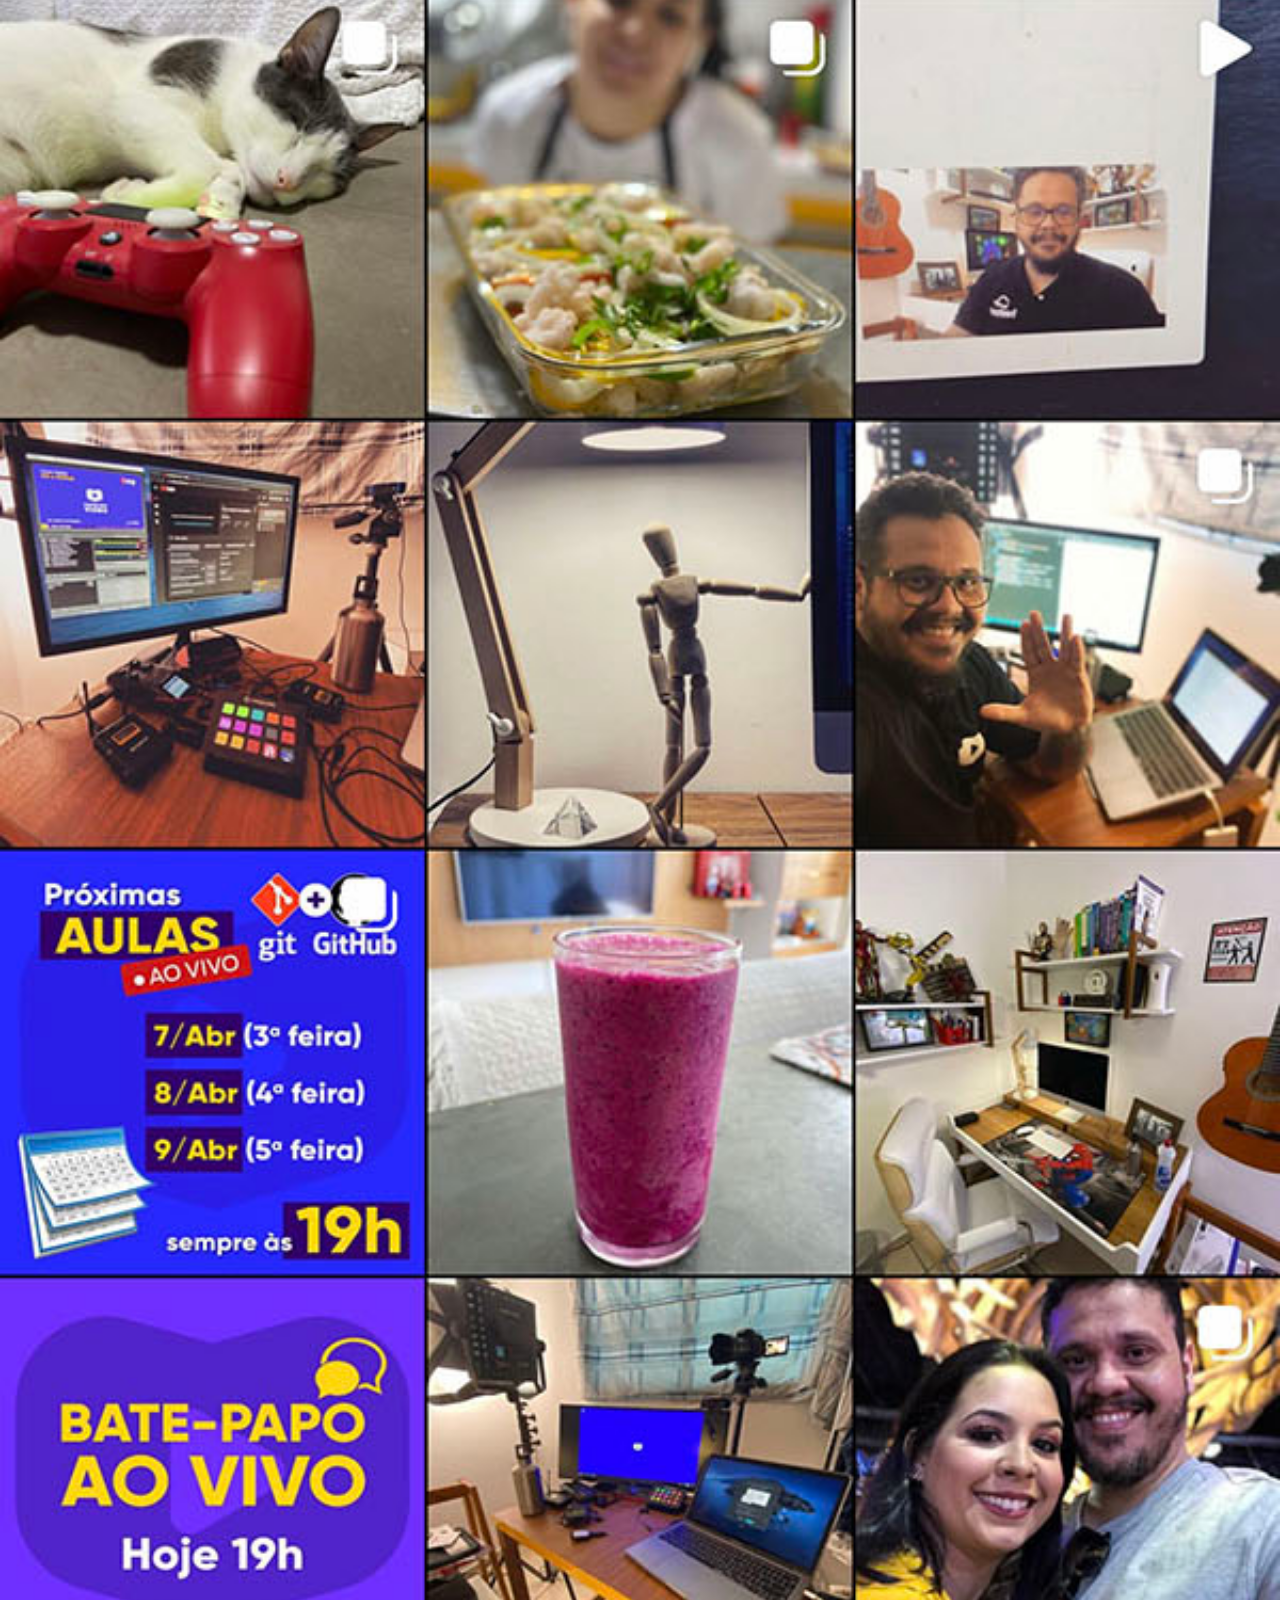
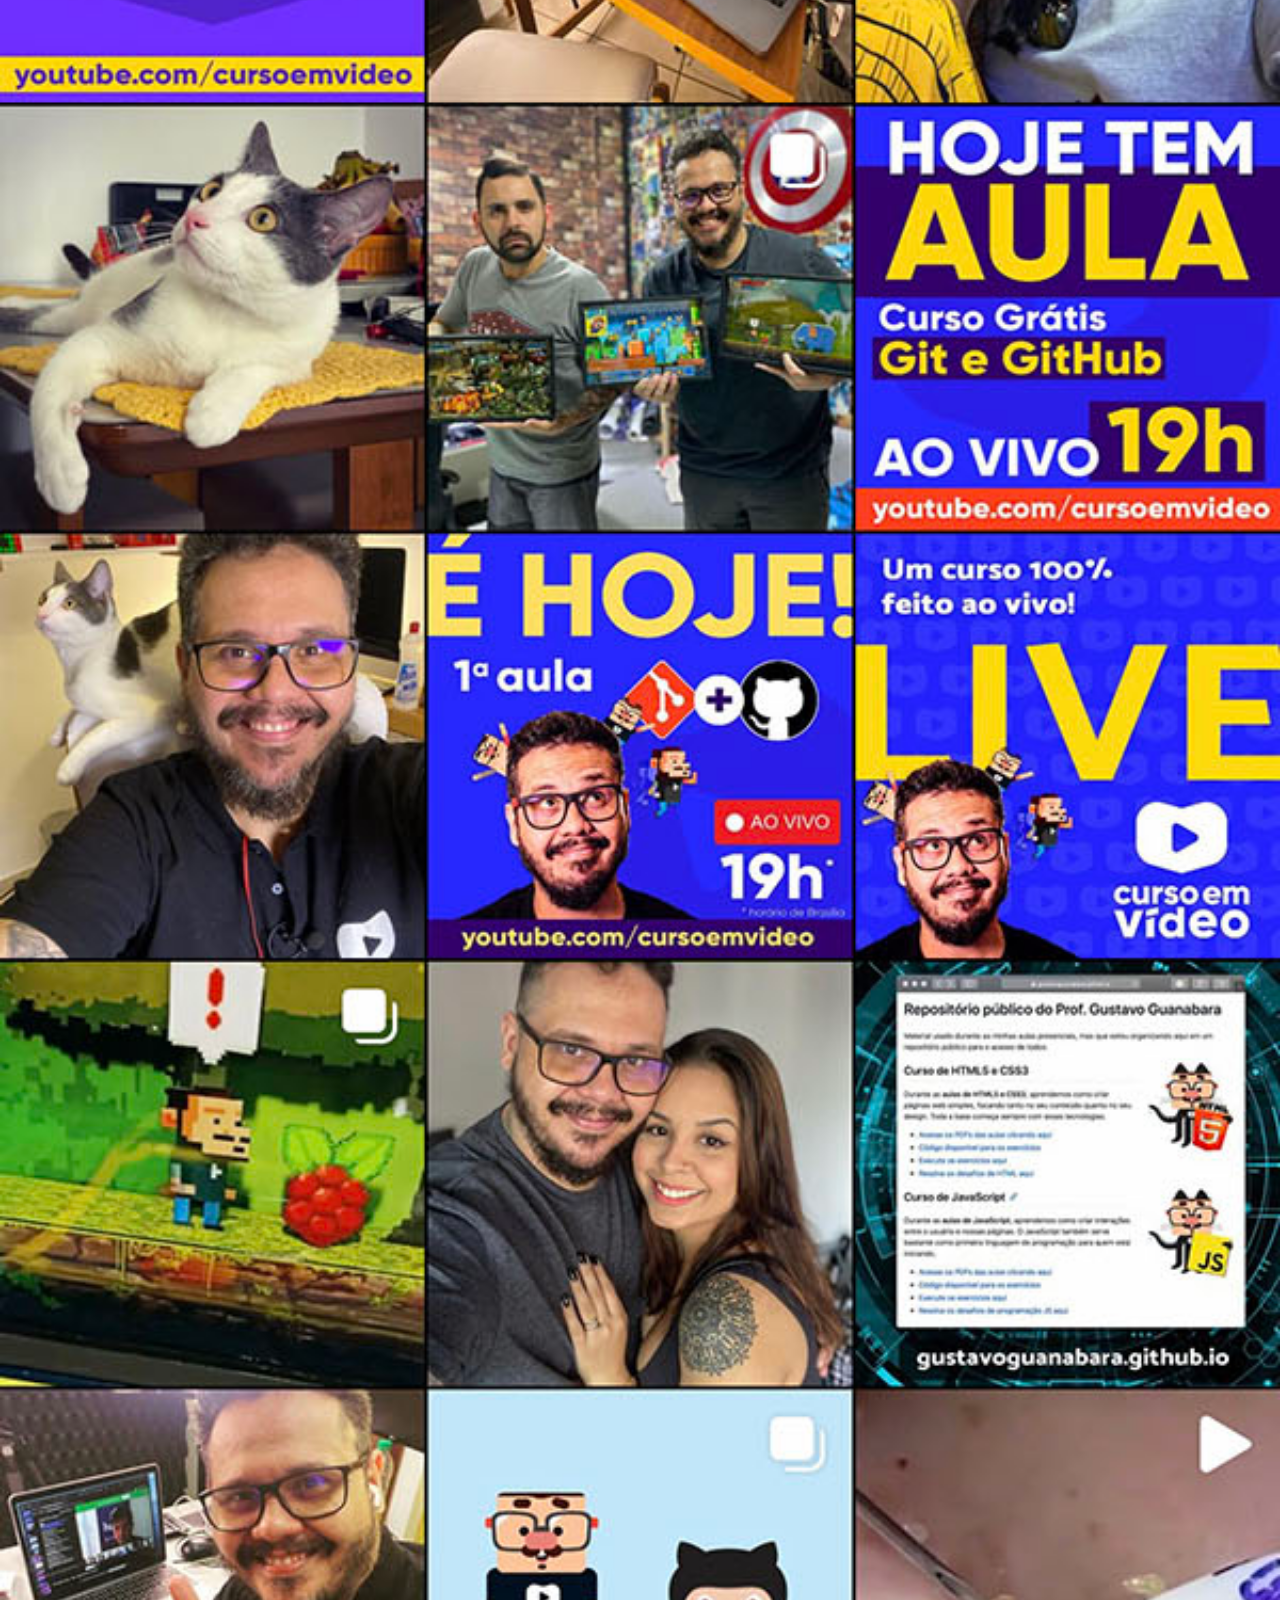
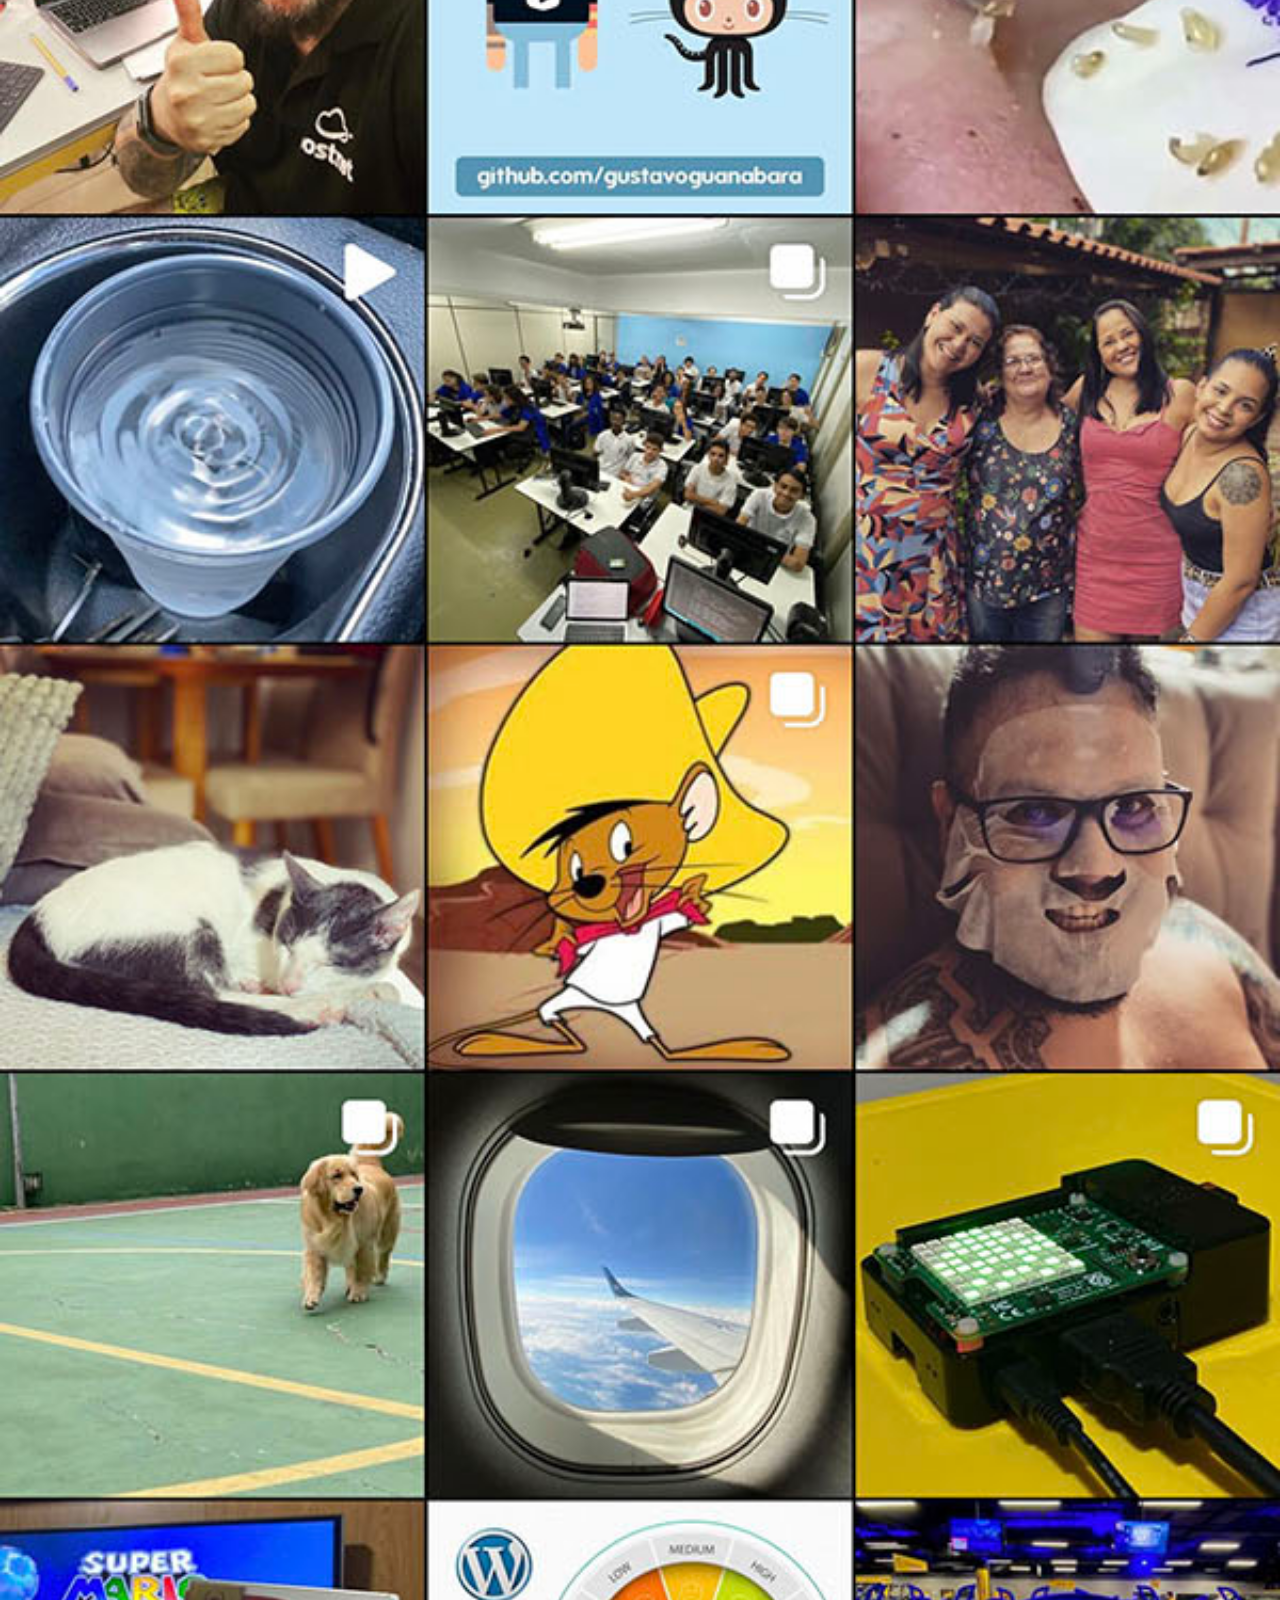
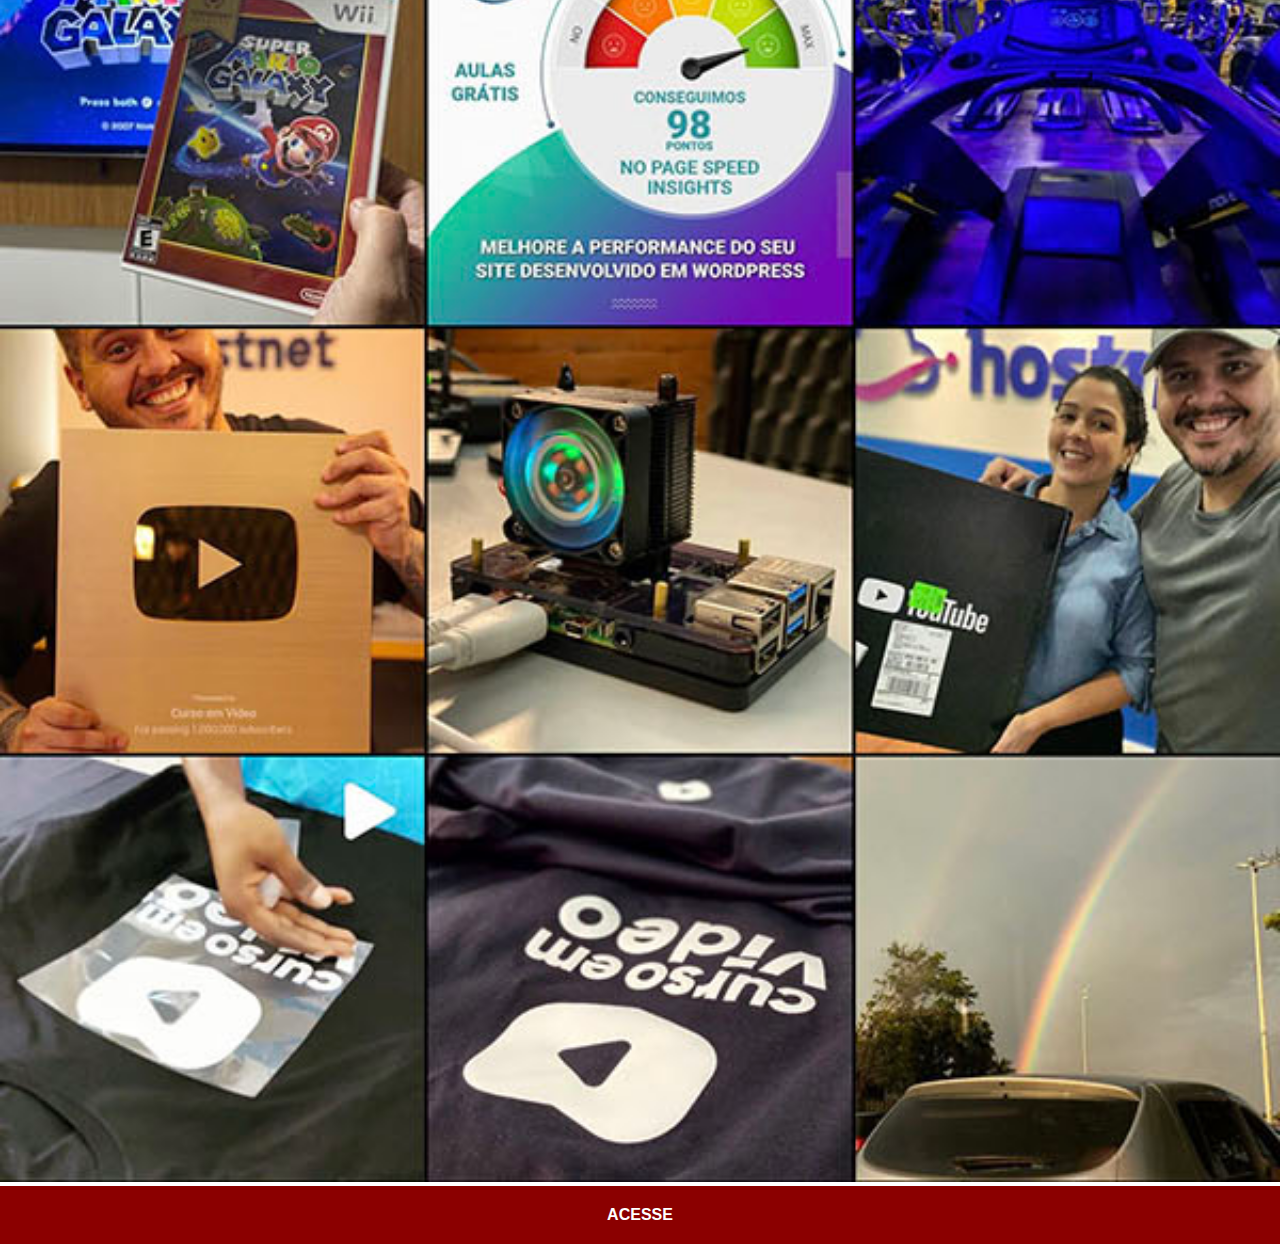
<file: instagram.html>
<!DOCTYPE html>
<html lang="pt-br">
  <head>
    <meta charset="UTF-8" />
    <meta name="viewport" content="width=device-width, initial-scale=1.0" />
    <title>Instagram</title>
    <link rel="stylesheet" href="estilos/social.css" />
  </head>
  <body>
    <img src="imagens/tela-instagram.jpg" alt="instagram" />
    <a href="https://www.instagram.com/marcosleal98/" target="_blank">ACESSE</a>
  </body>
</html>
</file>
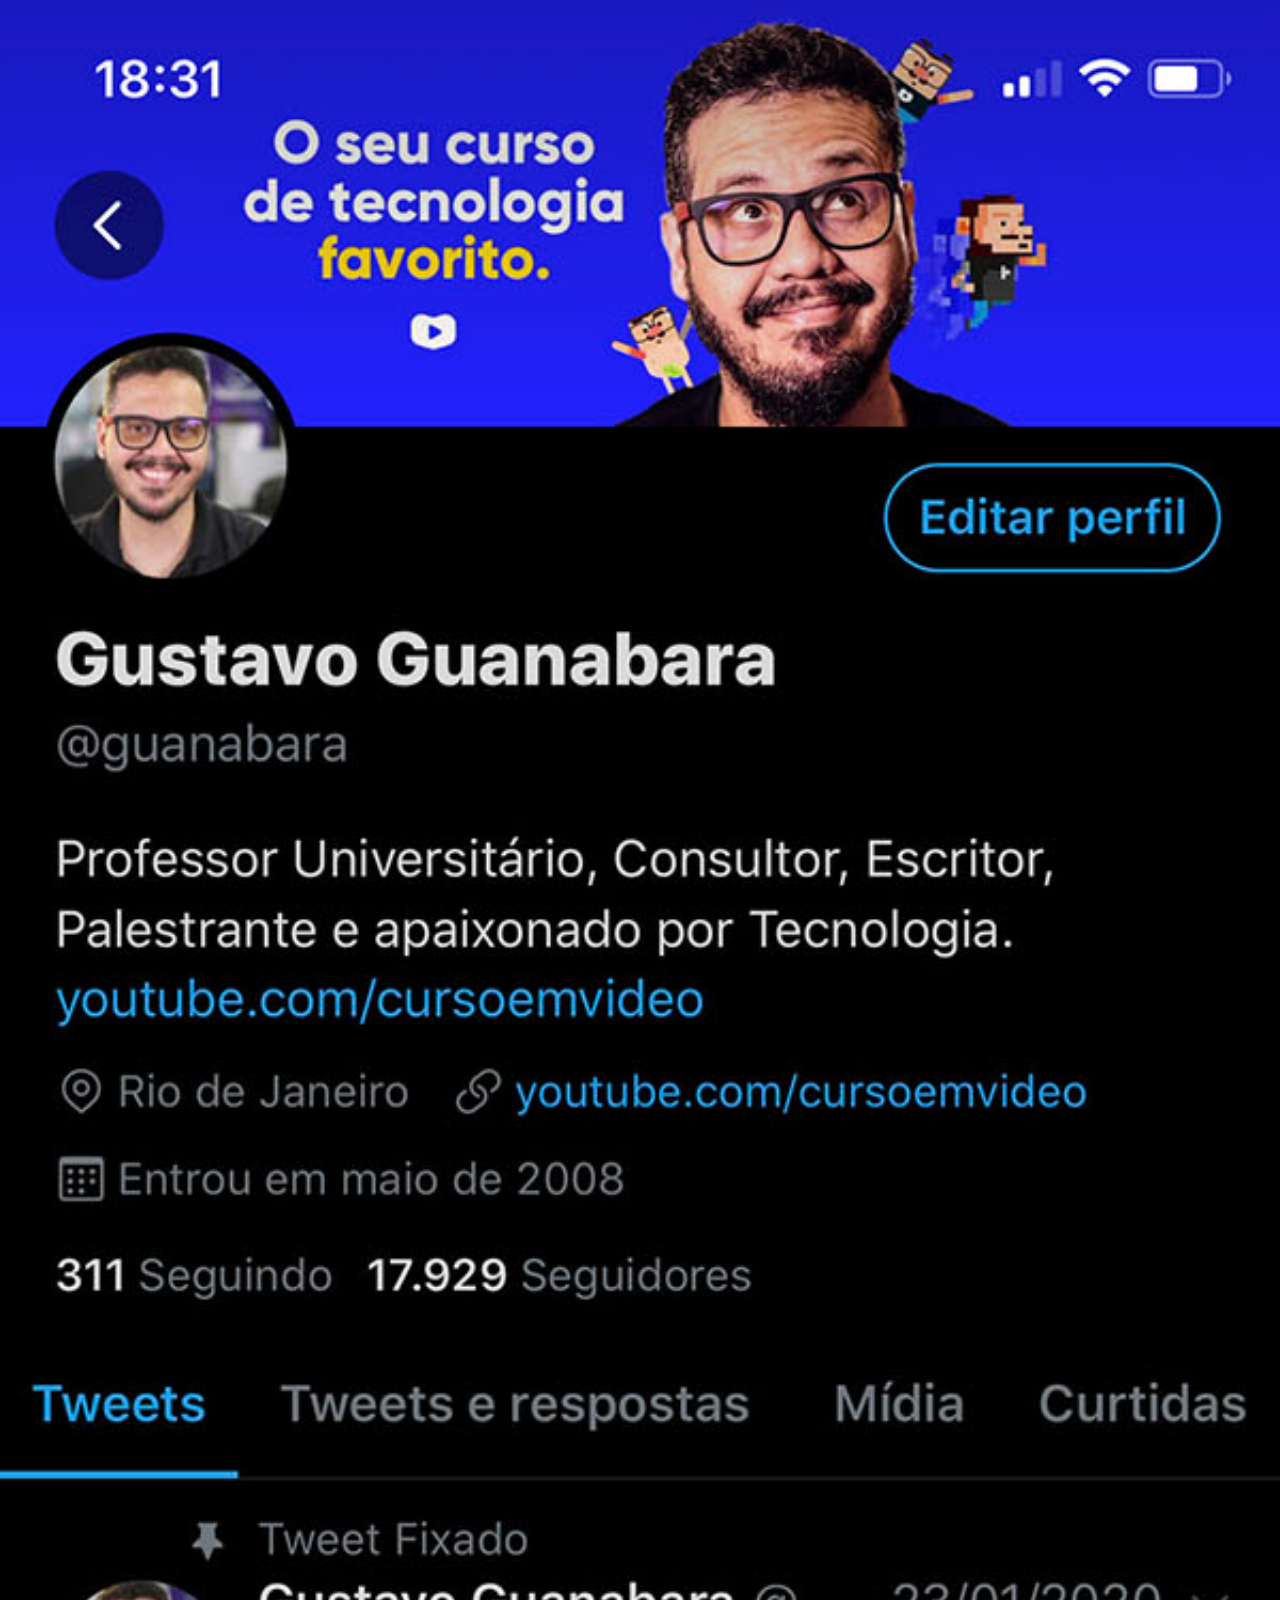
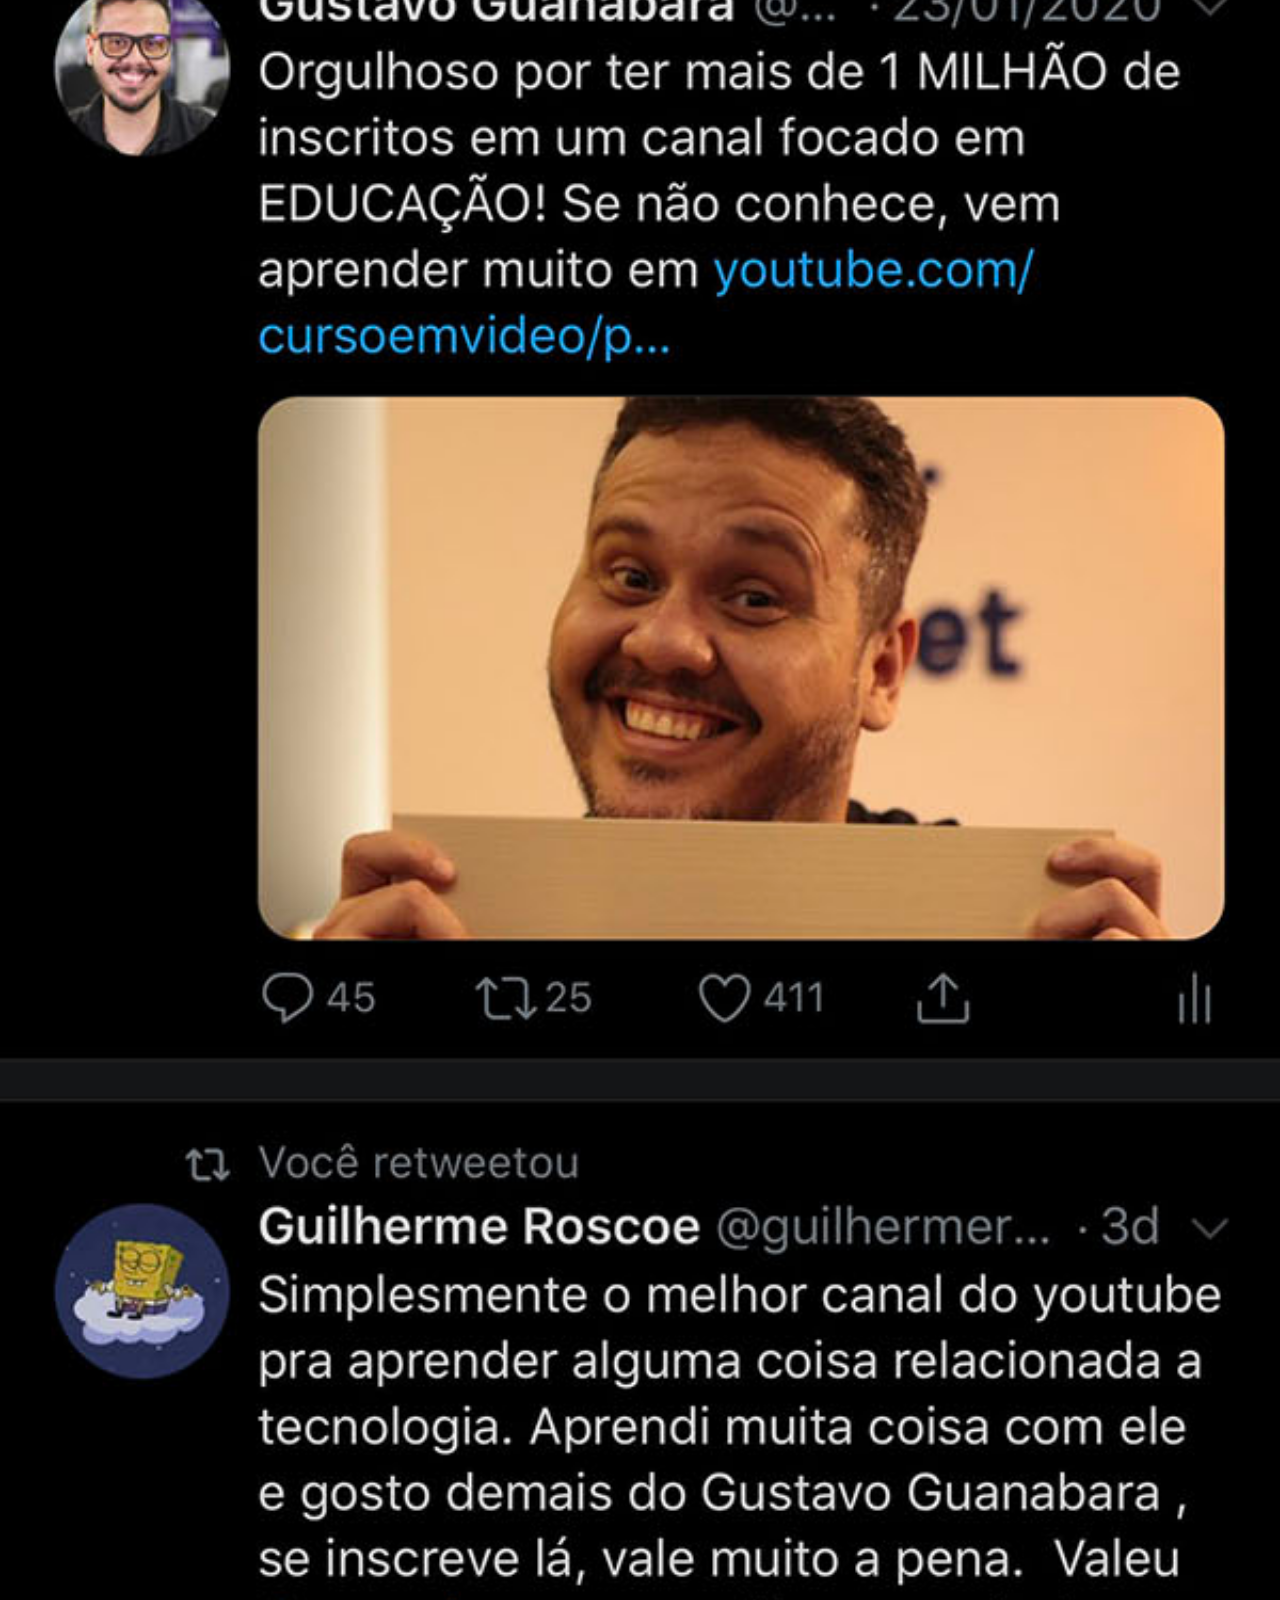
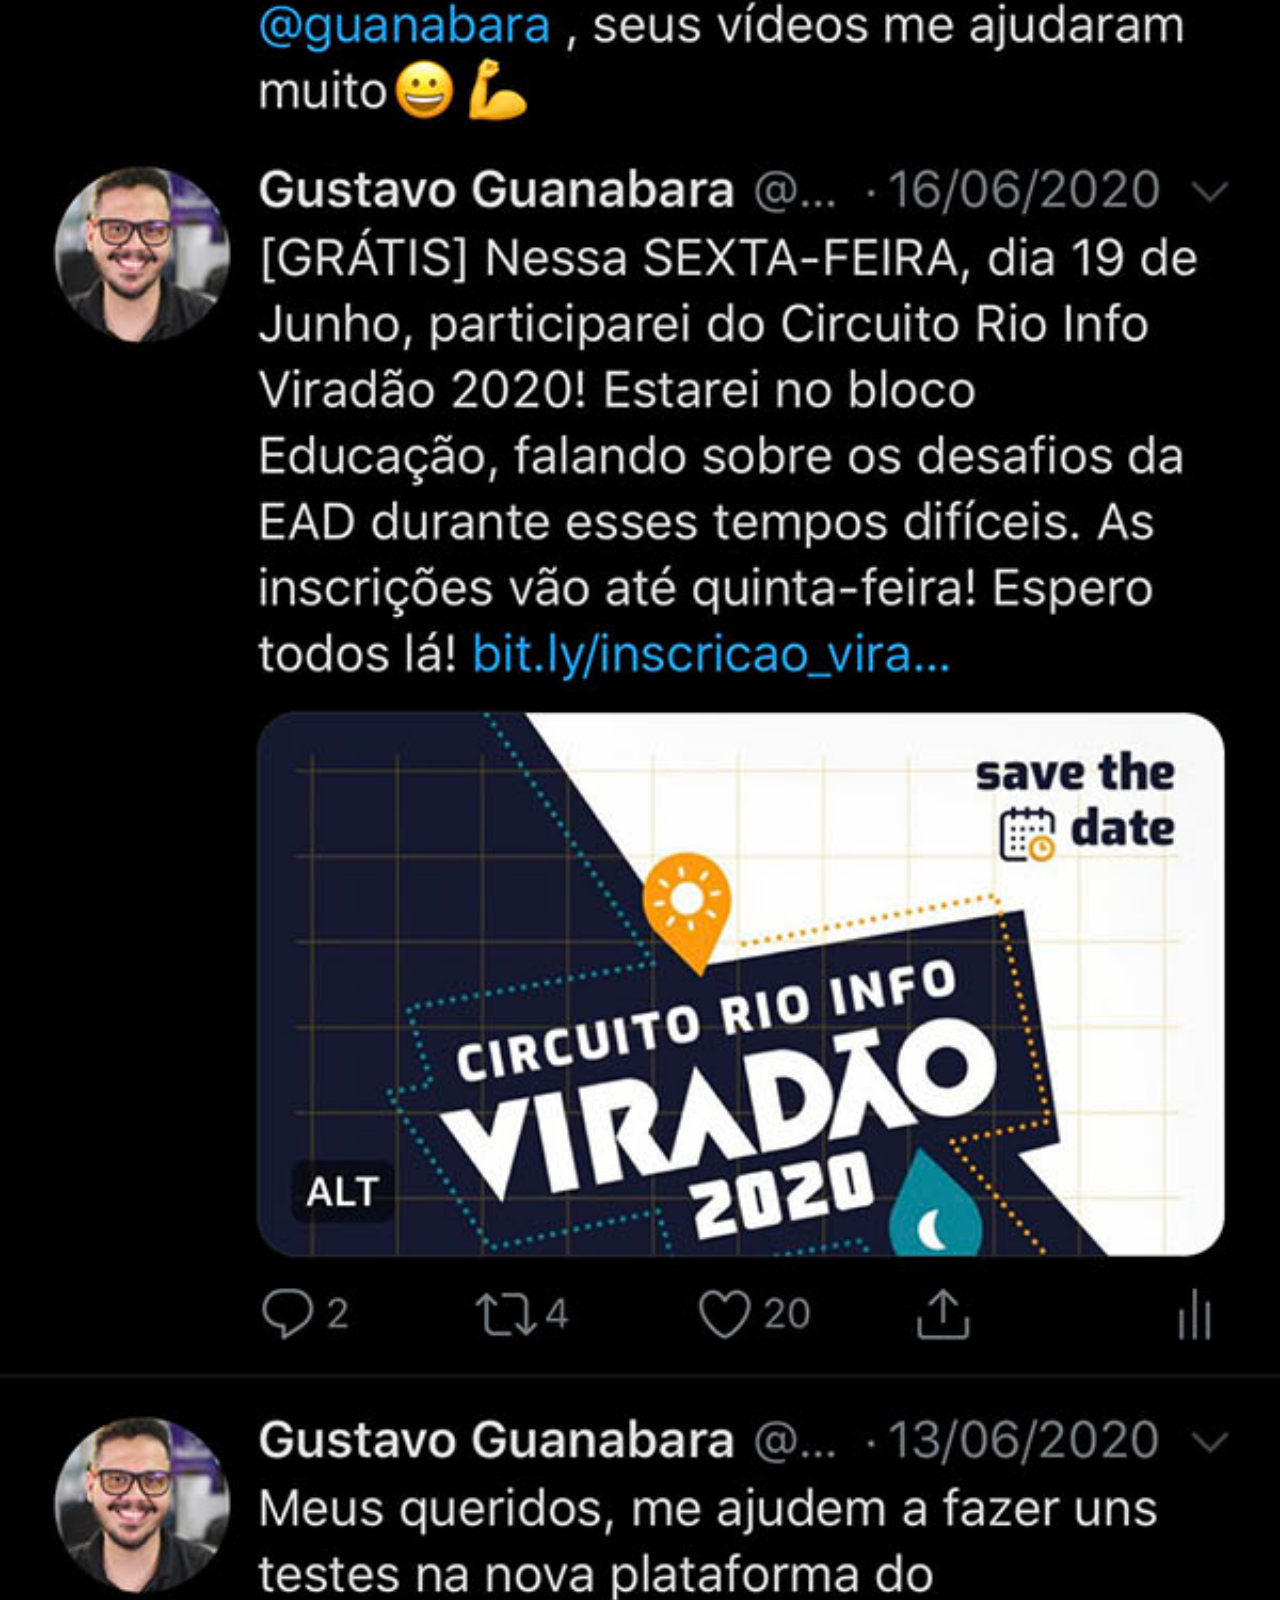
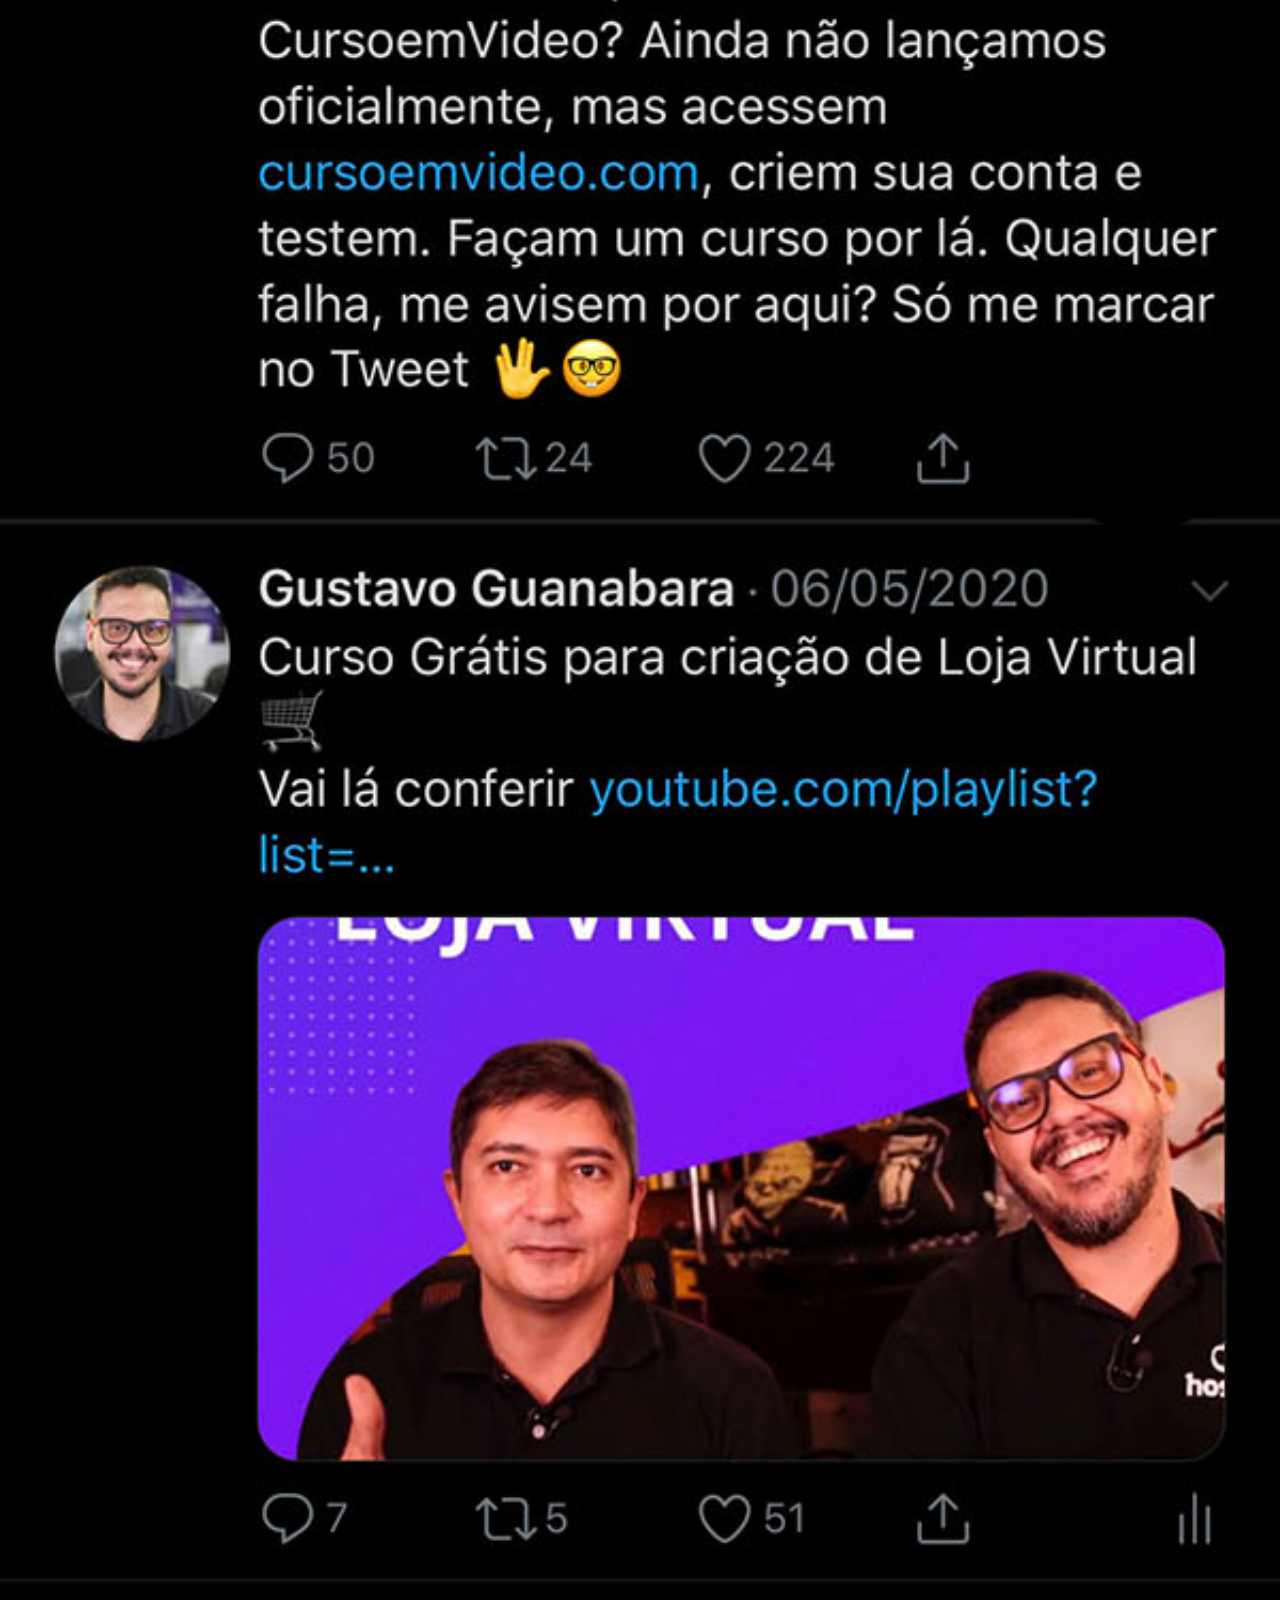
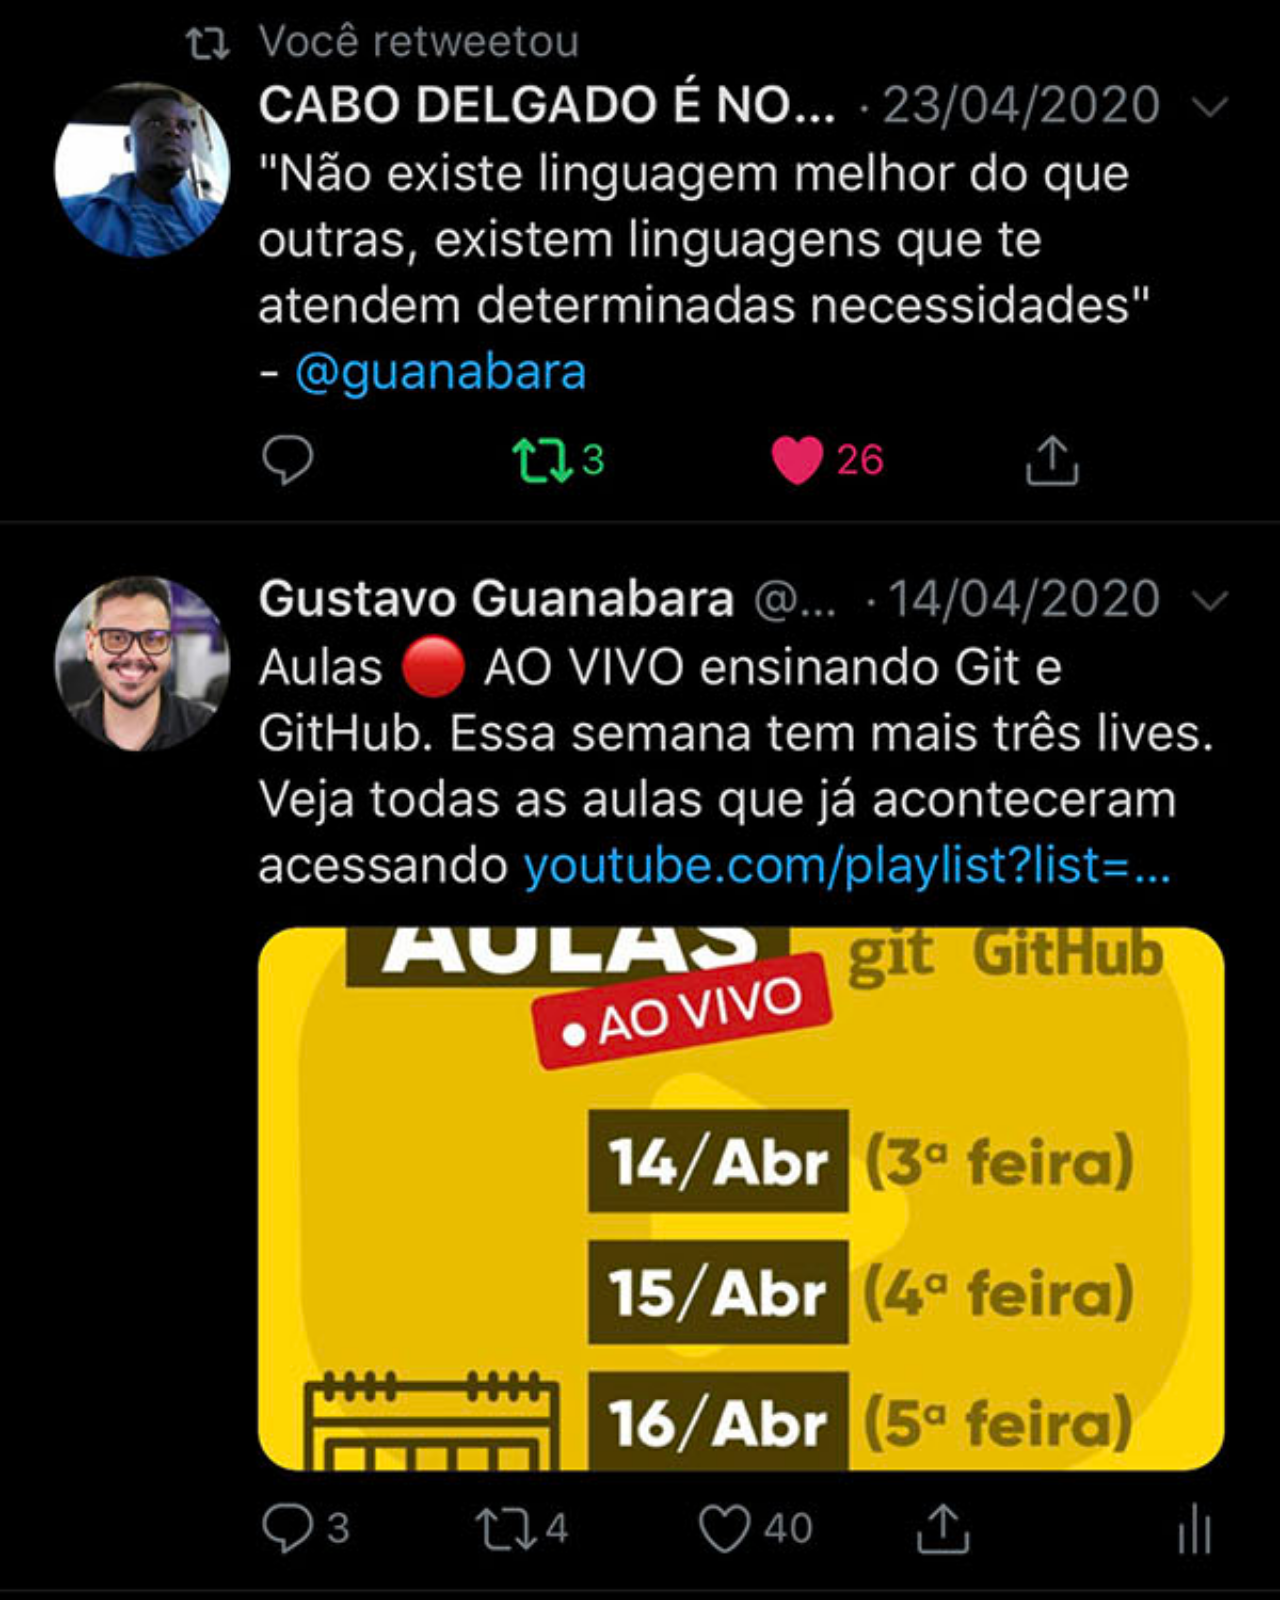
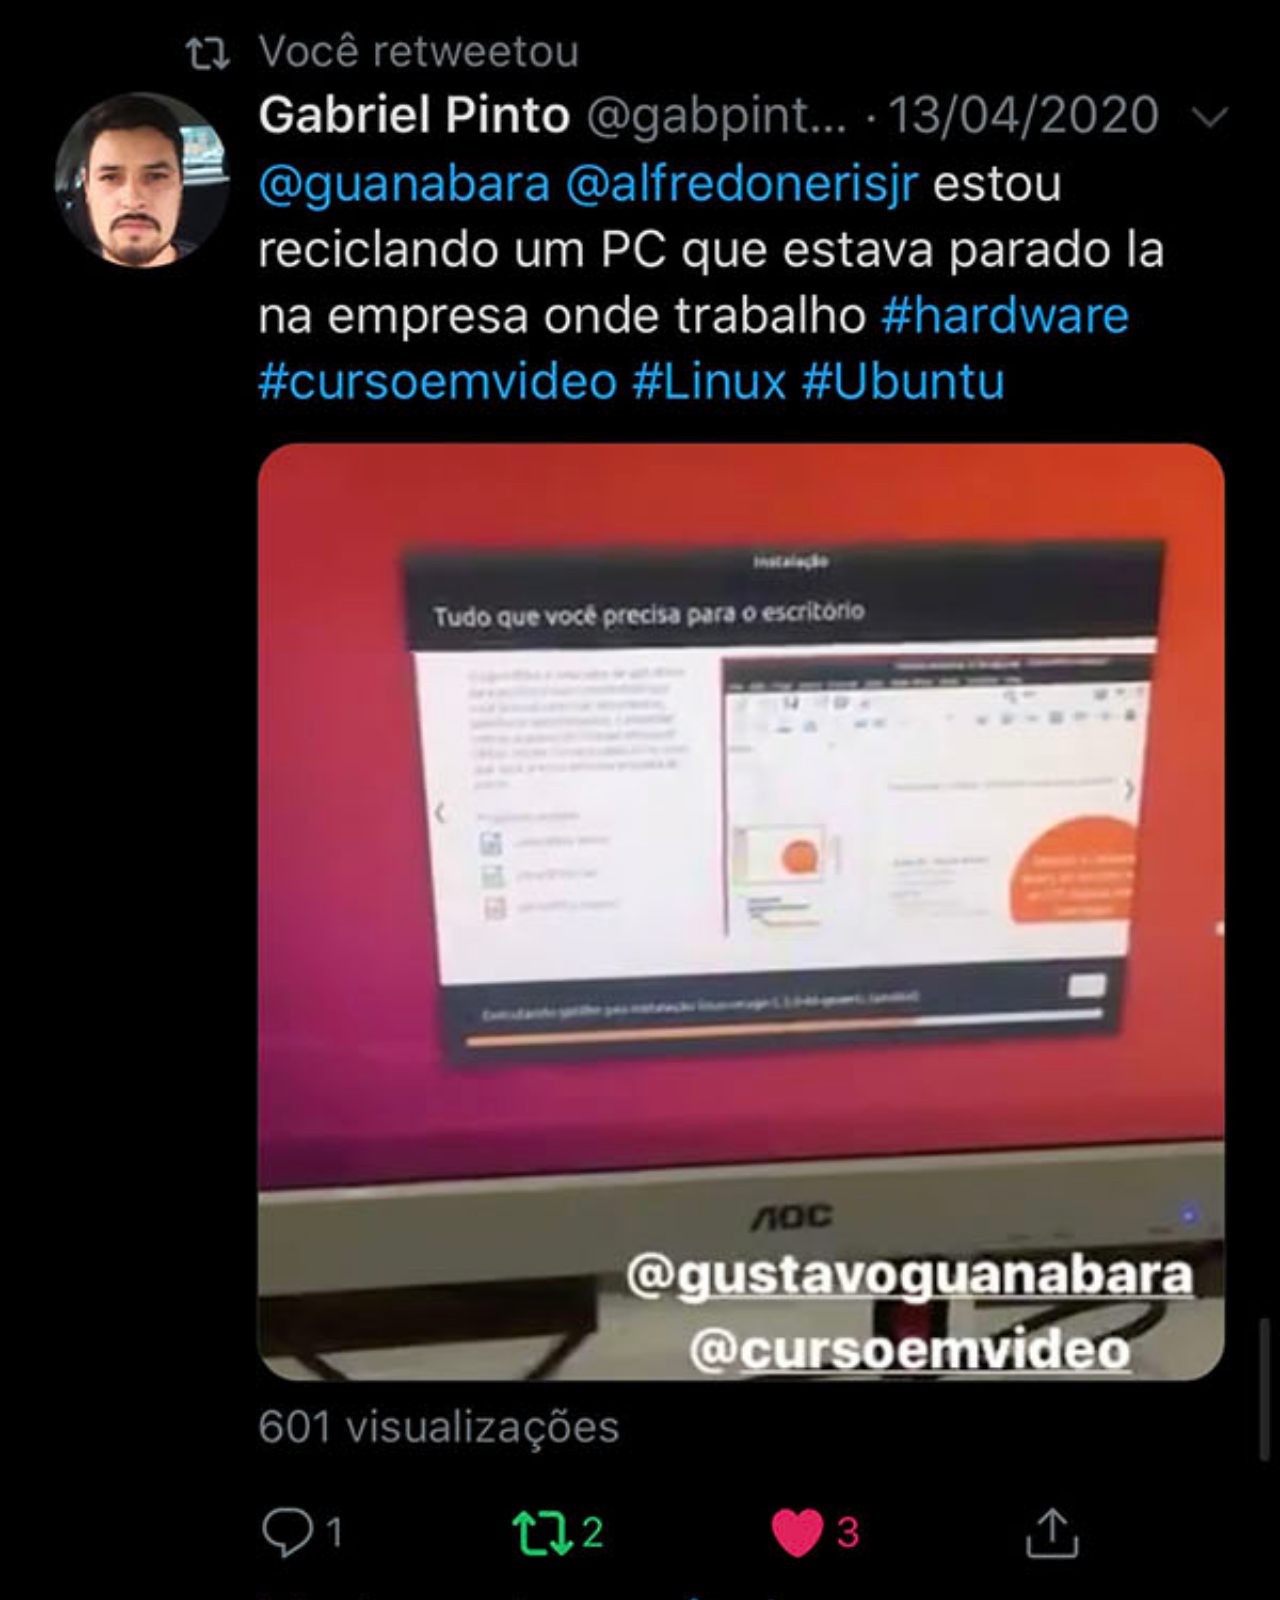
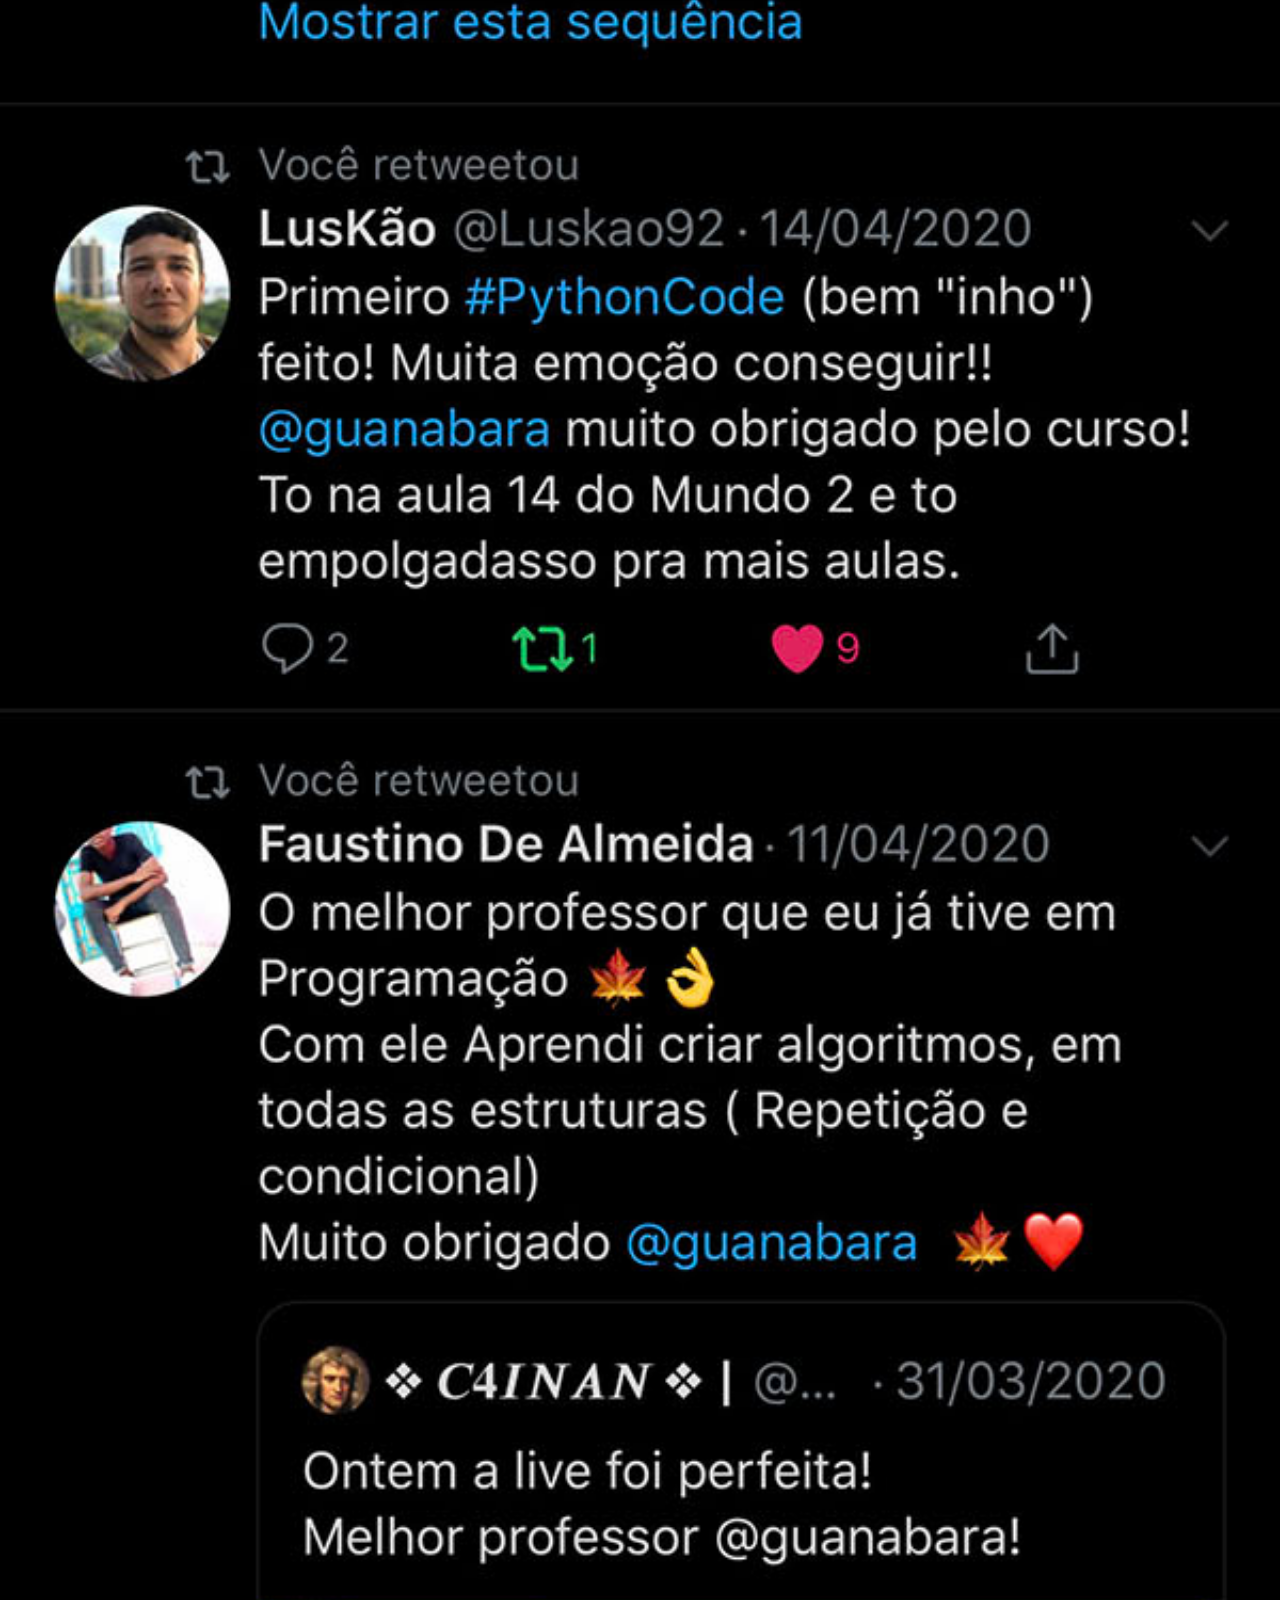
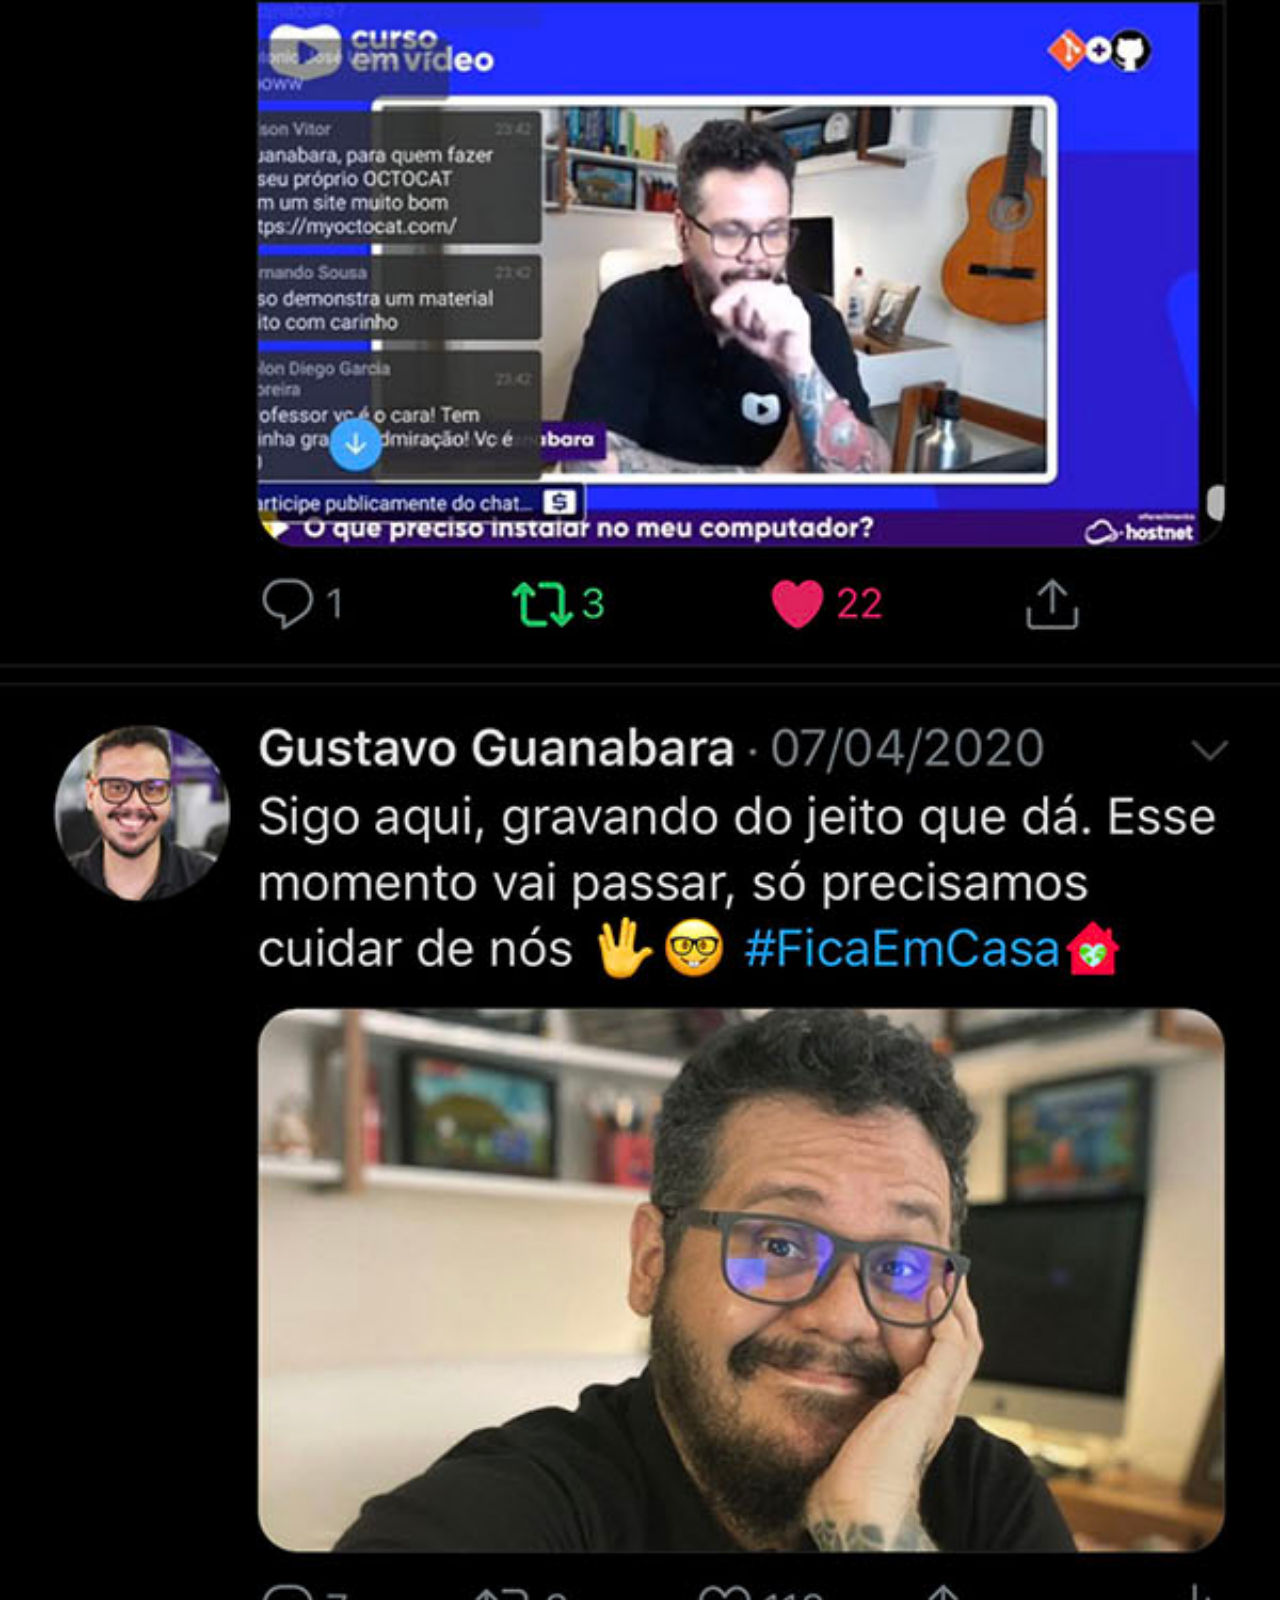
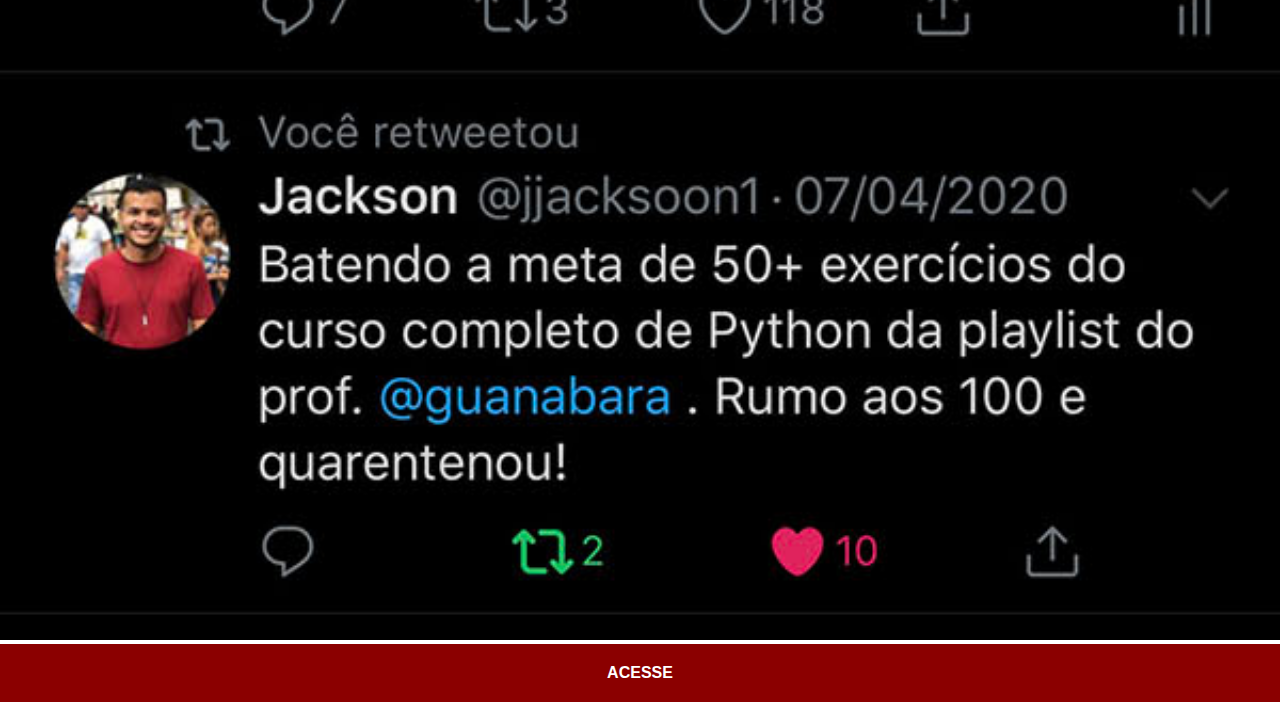
<file: twitter.html>
<!DOCTYPE html>
<html lang="pt-br">
  <head>
    <meta charset="UTF-8" />
    <meta name="viewport" content="width=device-width, initial-scale=1.0" />
    <title>Twitter</title>
    <link rel="stylesheet" href="estilos/social.css" />
  </head>
  <body>
    <img src="imagens/tela-twitter.jpg" alt="twitter" />
    <a href="https://x.com/" target="_blank">ACESSE</a>
  </body>
</html>
</file>
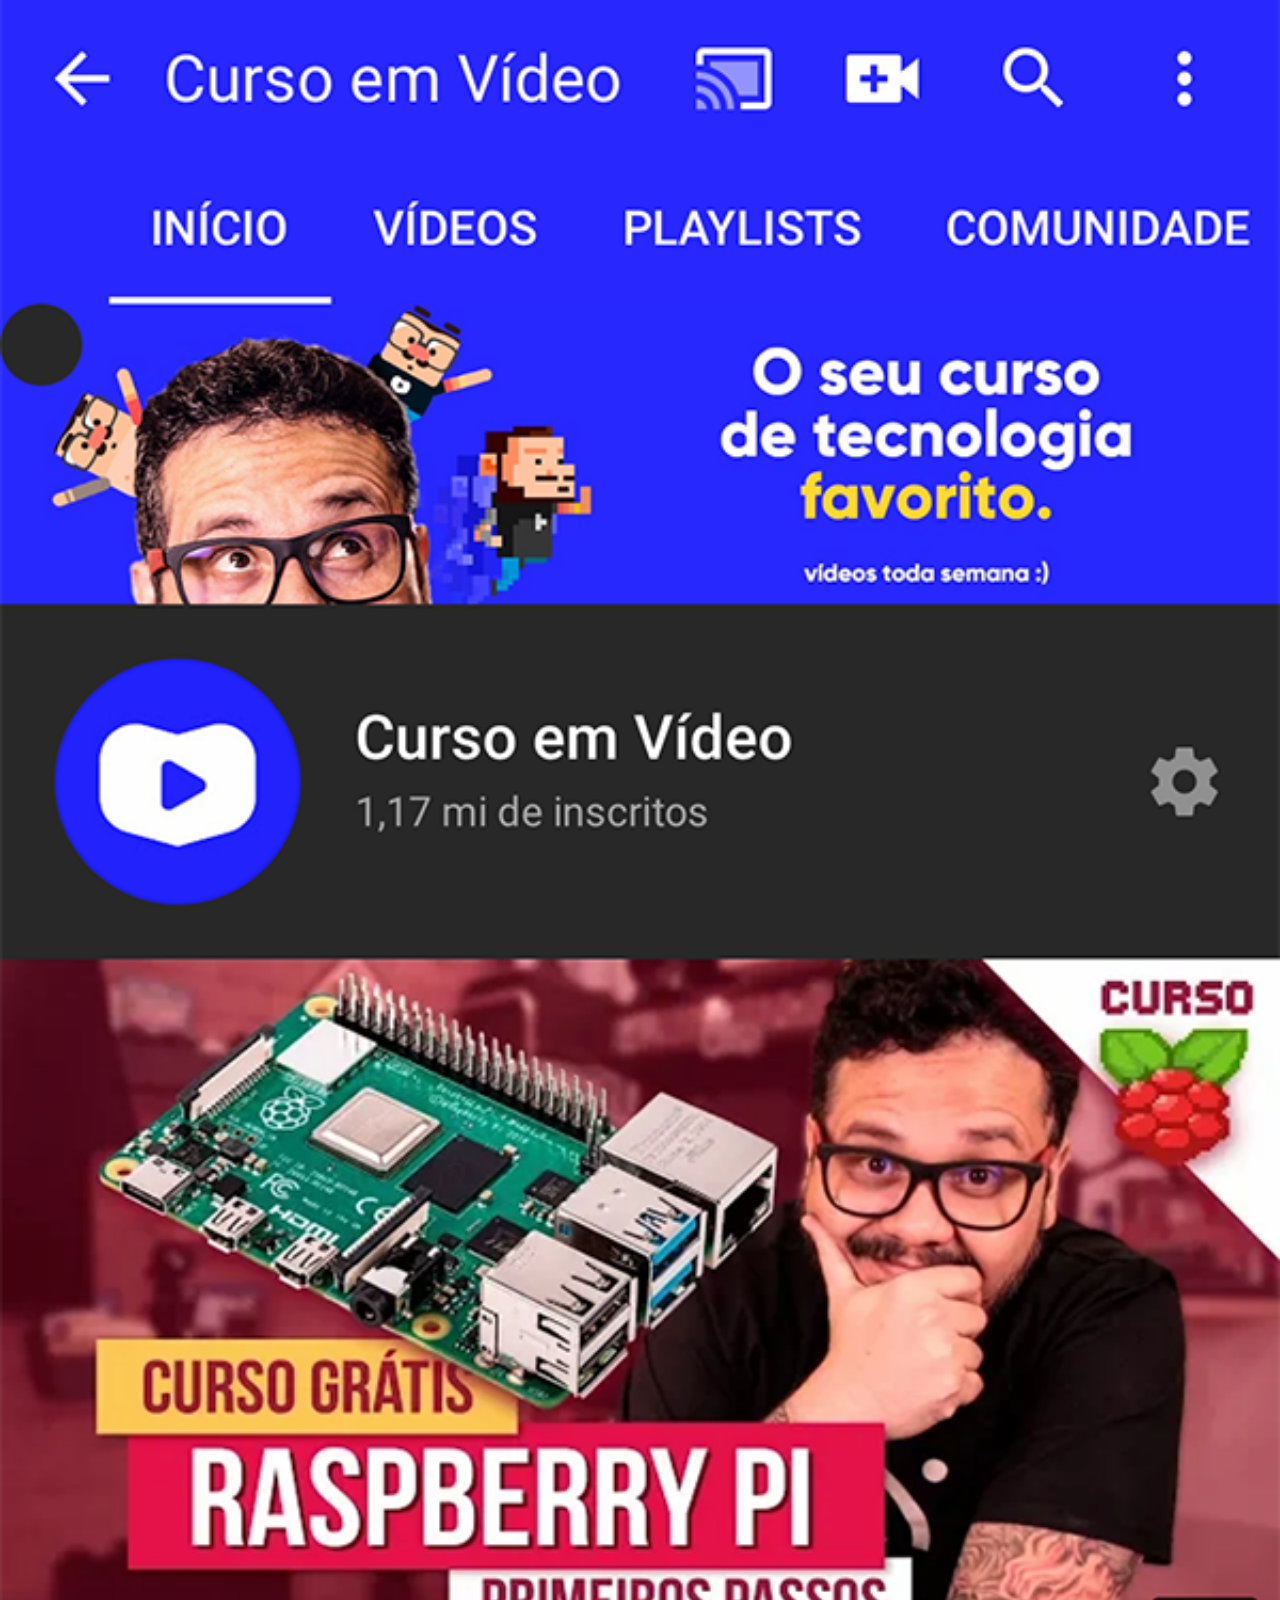
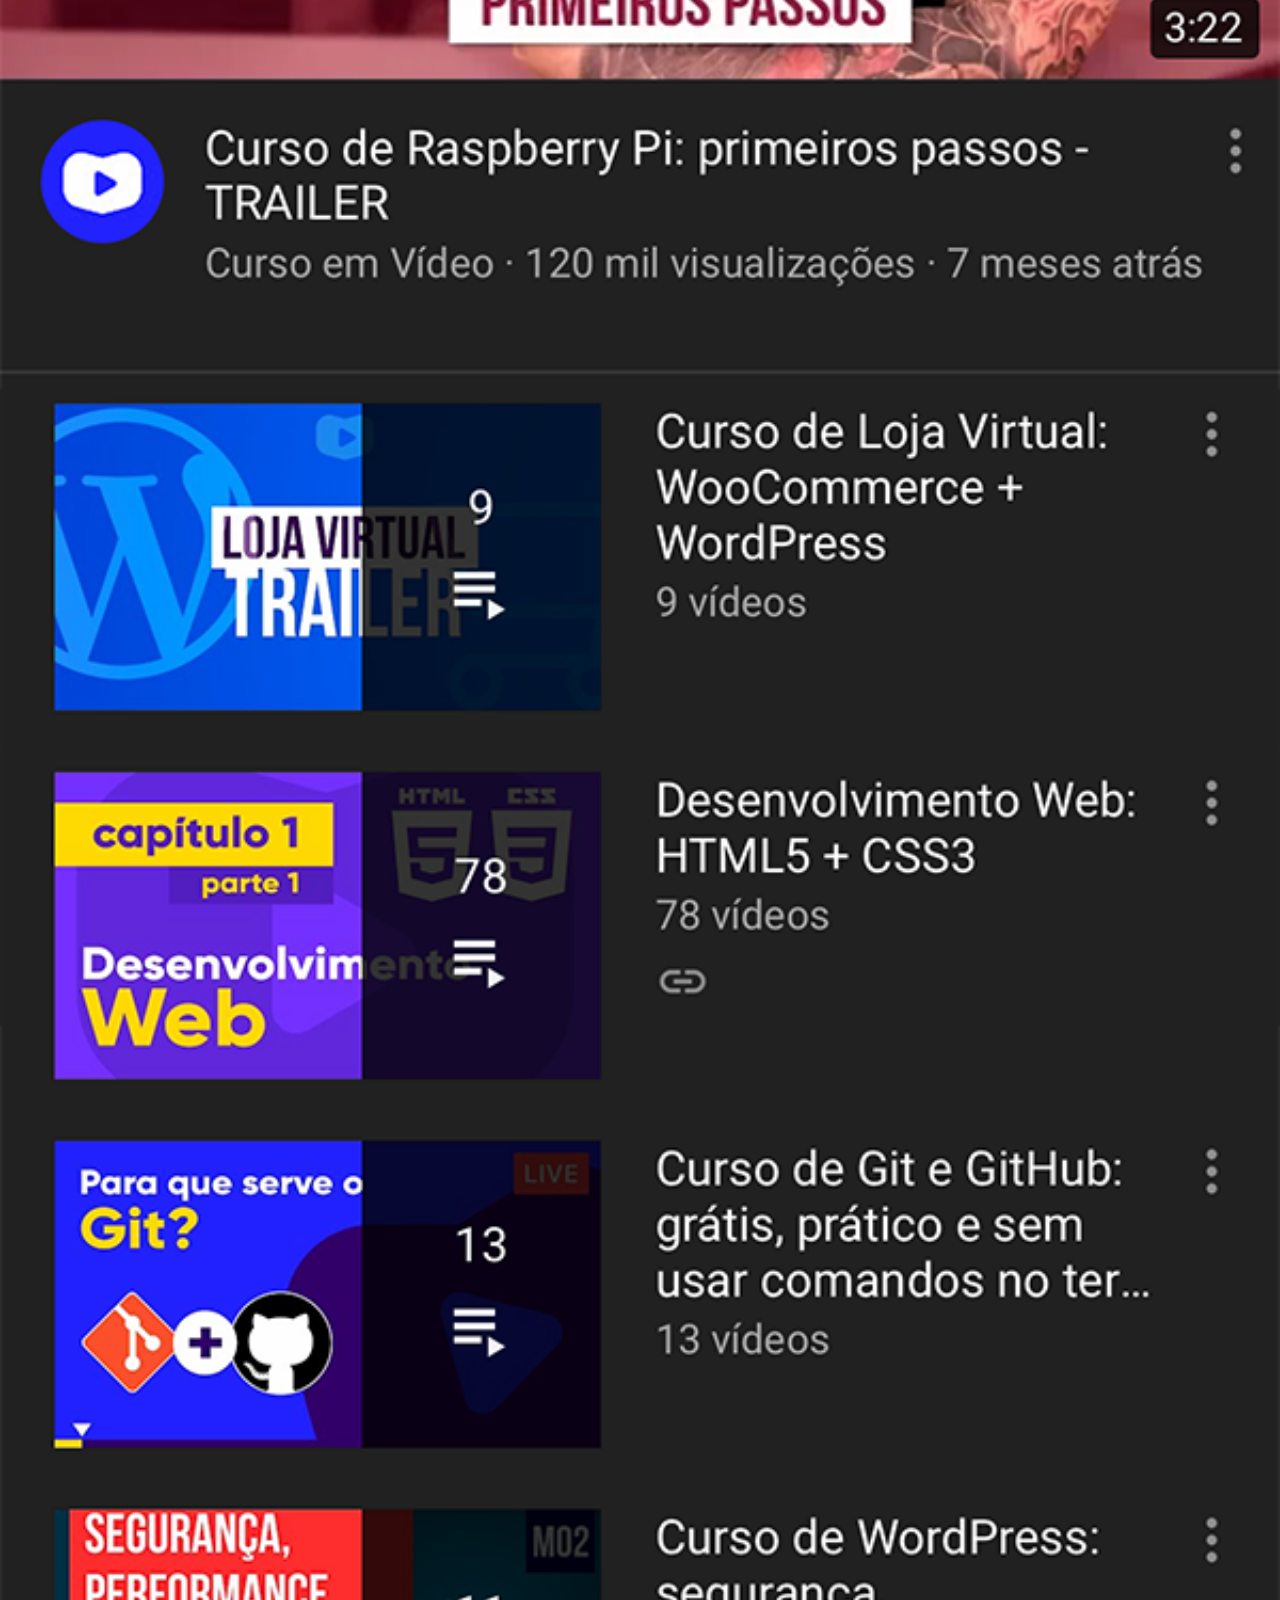
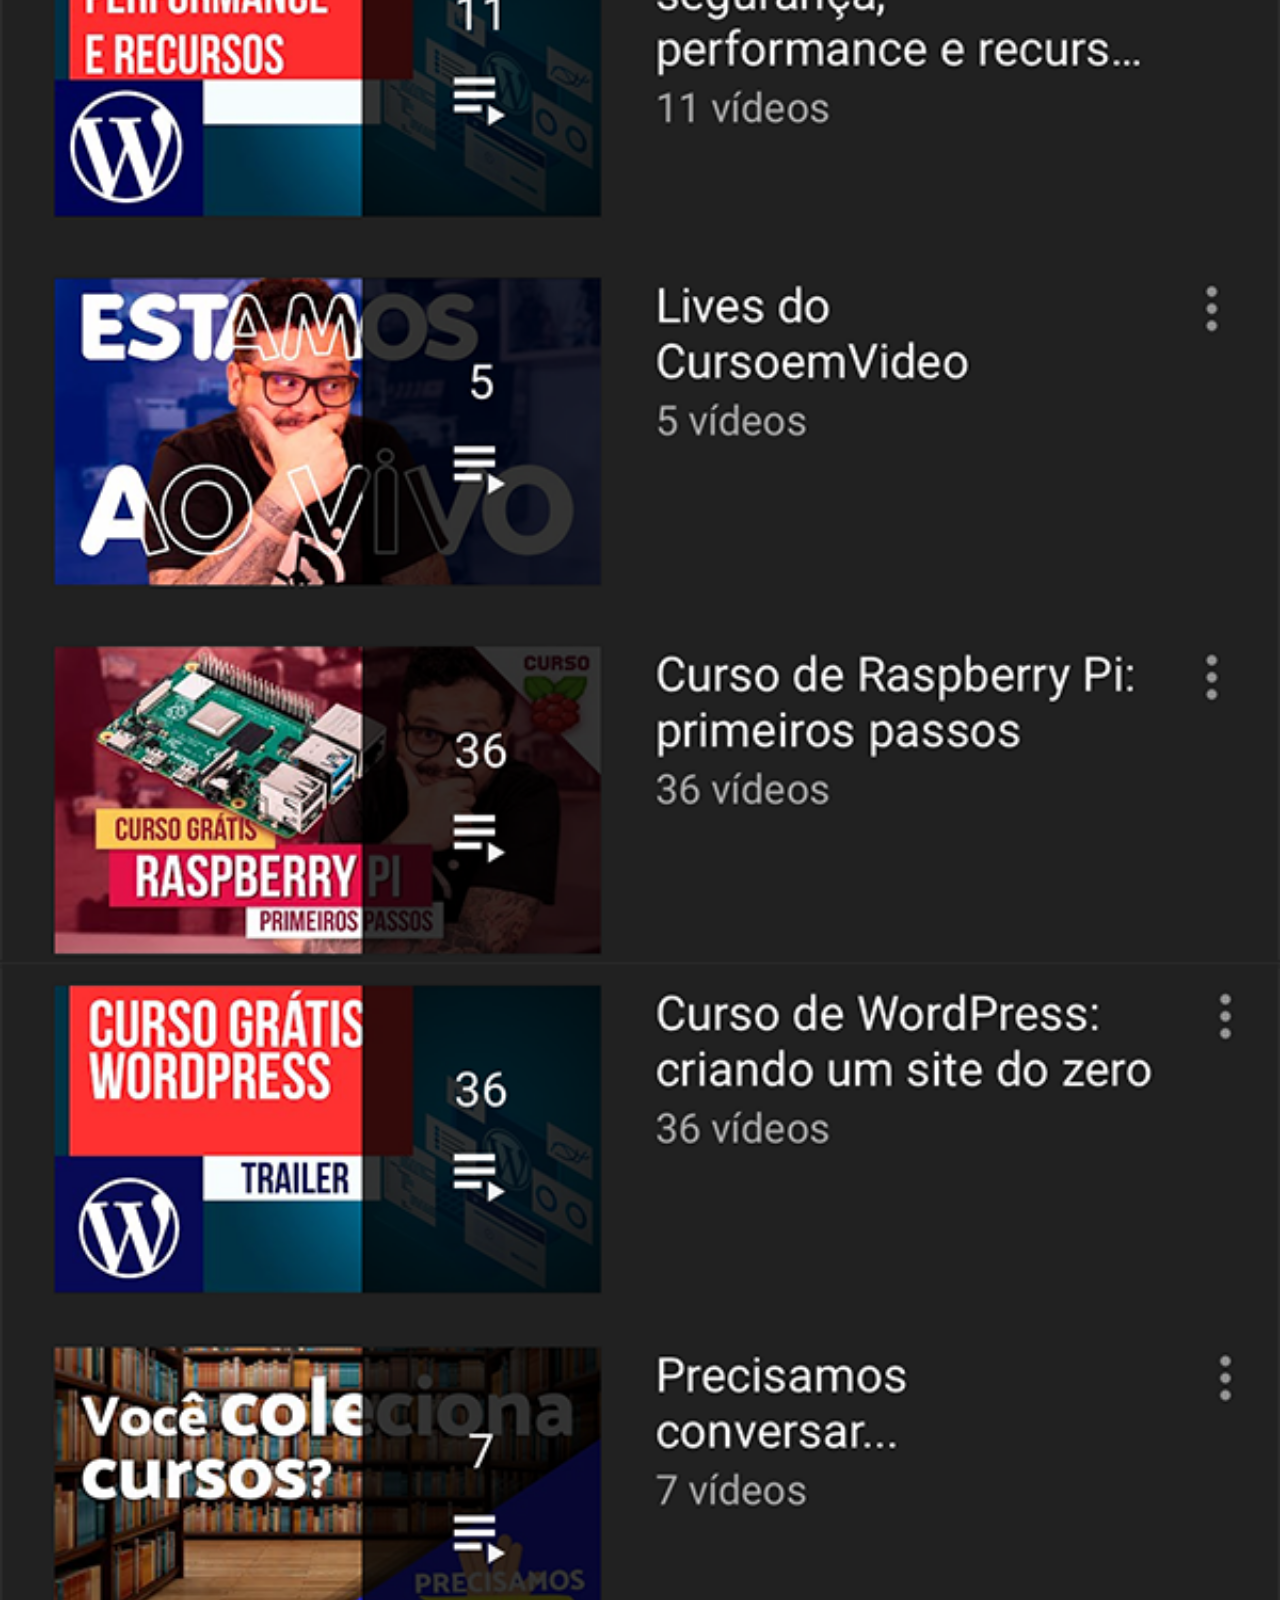
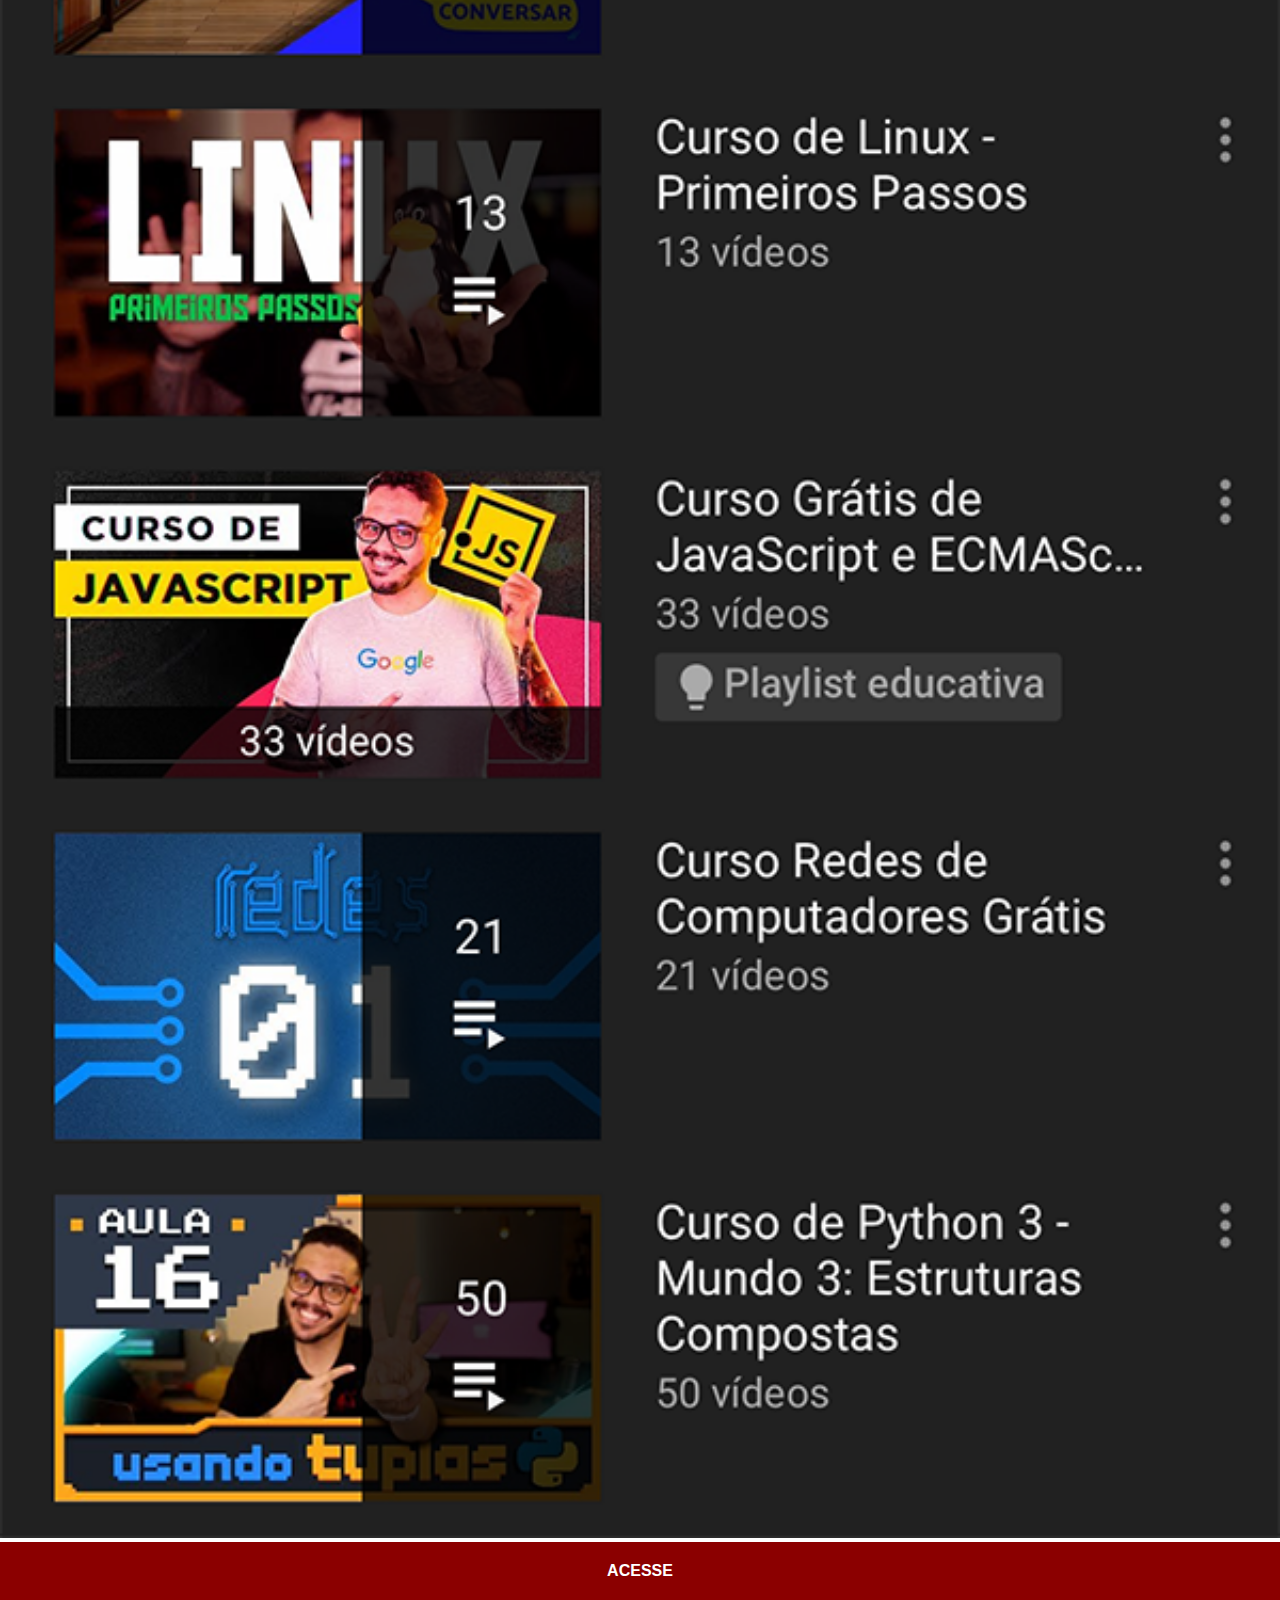
<file: youtube.html>
<!DOCTYPE html>
<html lang="pt-br">
  <head>
    <meta charset="UTF-8" />
    <meta name="viewport" content="width=, initial-scale=1.0" />
    <title>Youtube</title>
    <link rel="stylesheet" href="estilos/social.css" />
  </head>
  <body>
    <img src="imagens/tela-youtube.png" alt="youtube" />
    <a
      href="https://www.youtube.com/c/CursoemV%C3%ADdeo/playlists"
      target="_blank"
      >ACESSE</a
    >
  </body>
</html>
</file>
<file: estilos/style.css>
@charset "UTF-8";

* {
  margin: 0px;
  padding: 0px;
  font-family: Arial, Helvetica, sans-serif;
}

html,
body {
  height: 100vh;
  width: 100vw;
  background-color: black;
}

body {
  background: url("../imagens/lineage\ \(1\).jpg") no-repeat left center;
  background-size: cover;
  background-attachment: fixed;
}

main {
  position: relative;
  height: 100vh;
}

section#telefone {
  position: absolute;
  top: 50%;
  left: 50%;
  transform: translate(-50%, -50%);
  height: 627px;
  width: 311px;
  background: url("../imagens/frame-iphone.png") no-repeat;
}

iframe#tela {
  position: relative;
  top: 78px;
  left: 18px;
  width: 269px;
  height: 471px;
}

section#redes-sociais {
  position: relative;
}

section#redes-sociais img {
  width: 50px;
  margin: 10px;
  border-radius: 50%;
  box-shadow: 1px 2px 10px rgba(255, 255, 255, 0.452);
  box-sizing: border-box;
}

section#redes-sociais img:hover {
  transform: translate(3px, -3px);
  box-shadow: 2px 4px 20px rgba(255, 255, 255, 0.452);
  transition: transform 0.3s;
}
</file>
<file: estilos/social.css>
@charset "UTF-8";

* {
  margin: 0px;
  padding: 0px;
  font-family: Arial, Helvetica, sans-serif;
}

::-webkit-scrollbar {
  width: 0px;
  height: 0px;
}

img {
  width: 100vw;
}

a {
  display: block;
  background-color: darkred;
  color: white;
  padding: 20px;
  text-align: center;
  font-weight: bolder;
  text-decoration: none;
}

a:hover {
  background-color: red;
}
</file>
